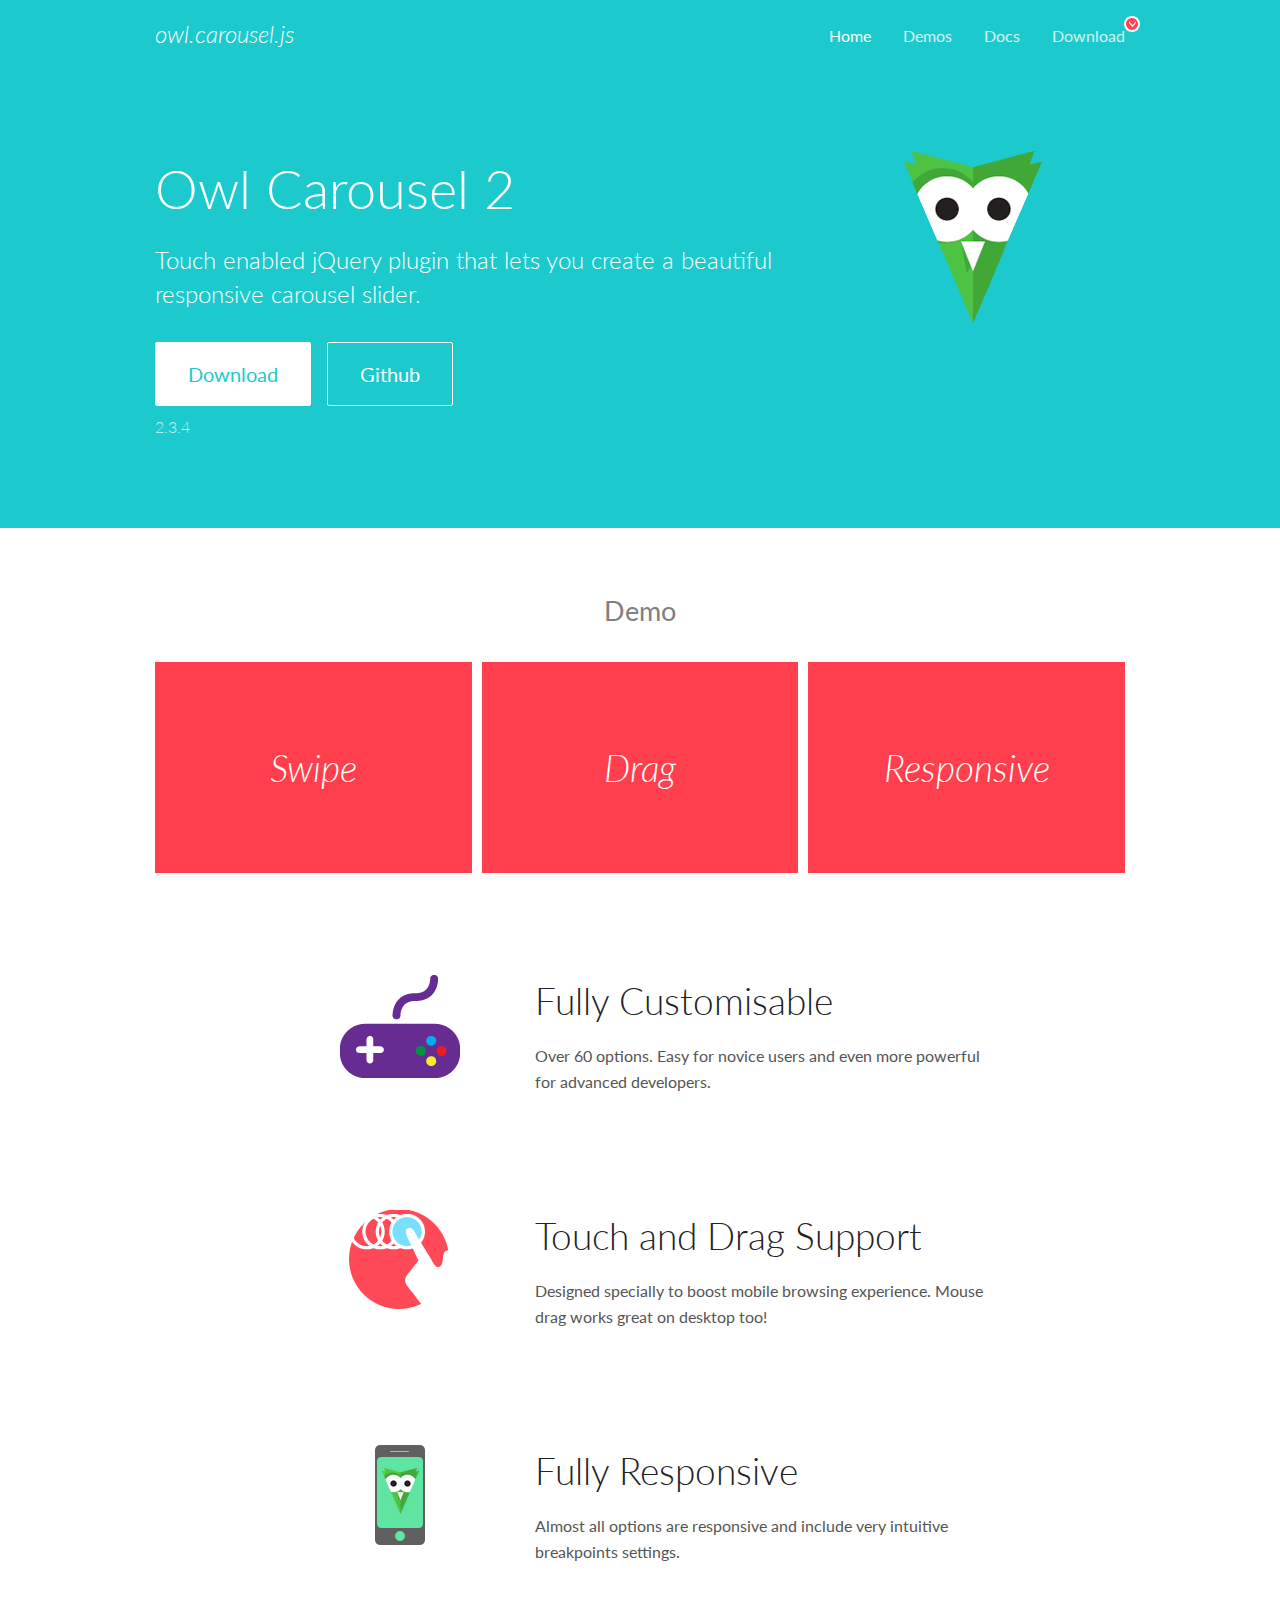
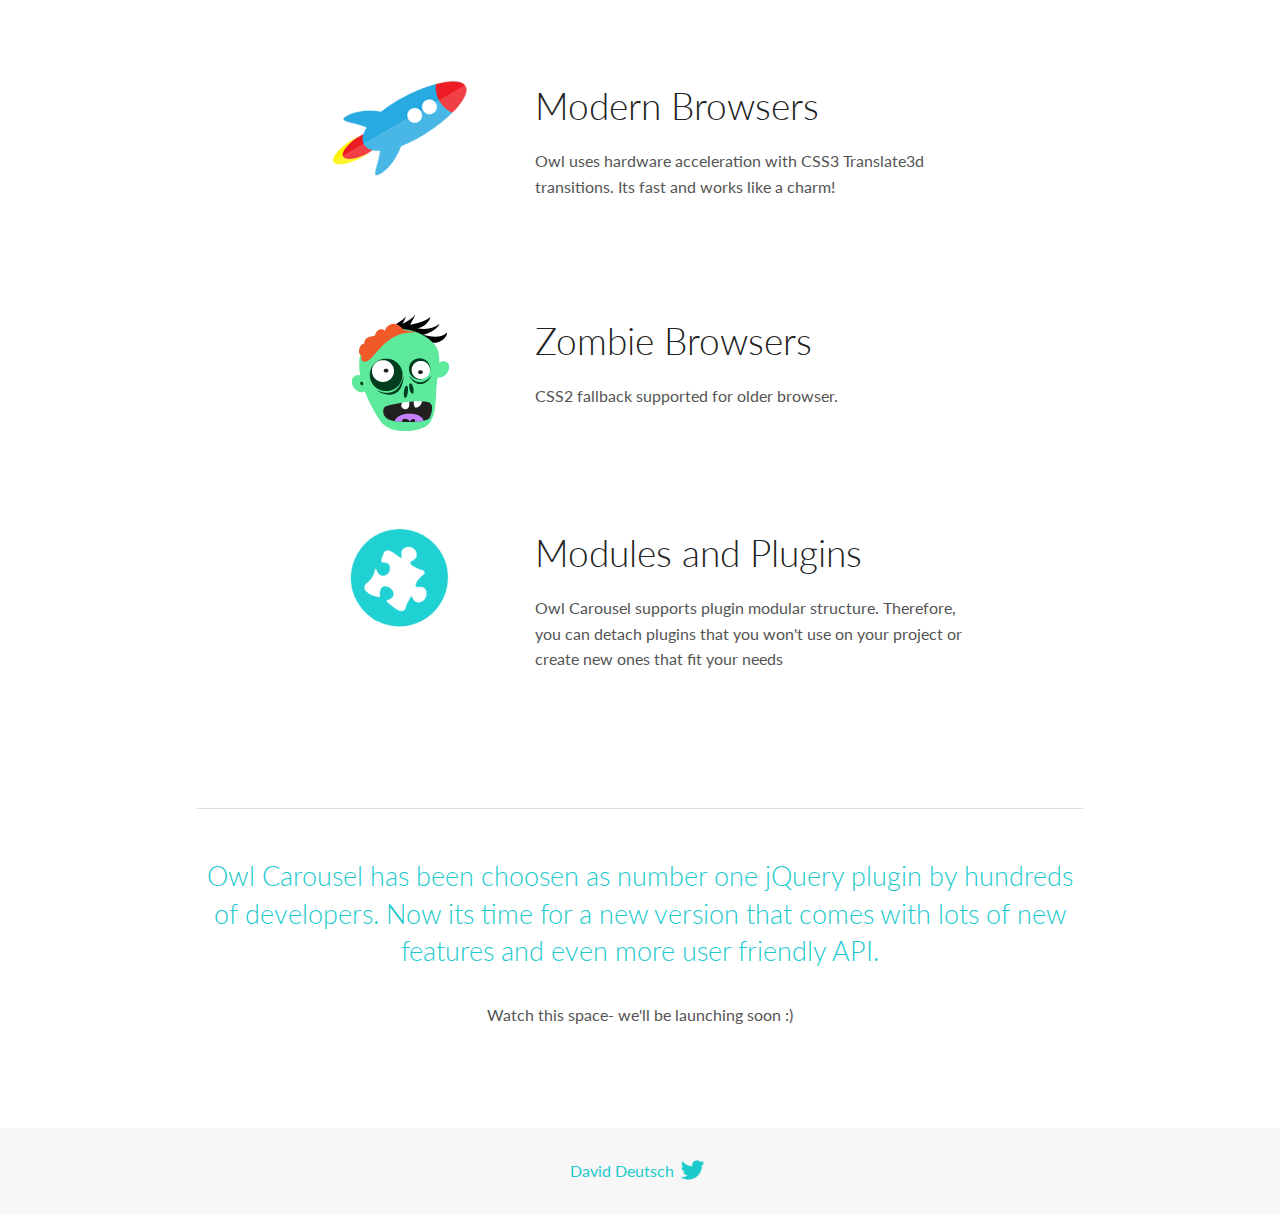
<file: assets/js/owl2/docs/index.html>
<!DOCTYPE html>
<html lang="en">
  <head>

    <!-- head -->
    <meta charset="utf-8">
    <meta name="msapplication-tap-highlight" content="no" />
    <meta name="viewport" content="width=device-width, initial-scale=1.0" />
    <meta name="description" content="Touch enabled jQuery plugin that lets you create beautiful responsive carousel slider.">
    <meta name="author" content="David Deutsch">
    <title>
      Home | Owl Carousel | 2.3.4
    </title>

    <!-- Stylesheets -->
    <link href='https://fonts.googleapis.com/css?family=Lato:300,400,700,400italic,300italic' rel='stylesheet' type='text/css'>
    <link rel="stylesheet" href="assets/css/docs.theme.min.css">

    <!-- Owl Stylesheets -->
    <link rel="stylesheet" href="assets/owlcarousel/assets/owl.carousel.min.css">
    <link rel="stylesheet" href="assets/owlcarousel/assets/owl.theme.default.min.css">

    <!-- HTML5 shim and Respond.js IE8 support of HTML5 elements and media queries -->

    <!--[if lt IE 9]>
      <script src="https://oss.maxcdn.com/libs/html5shiv/3.7.0/html5shiv.js"></script>
      <script src="https://oss.maxcdn.com/libs/respond.js/1.3.0/respond.min.js"></script>
    <![endif]-->

    <!-- Favicons -->
    <link rel="apple-touch-icon-precomposed" sizes="144x144" href="assets/ico/apple-touch-icon-144-precomposed.png">
    <link rel="shortcut icon" href="assets/ico/favicon.png">
    <link rel="shortcut icon" href="favicon.ico">

    <!-- Yeah i know js should not be in header. Its required for demos.-->

    <!-- javascript -->
    <script src="assets/vendors/jquery.min.js"></script>
    <script src="assets/owlcarousel/owl.carousel.js"></script>
  </head>
  <body>

    <!-- header -->
    <header class="header">
      <div class="row">
        <div class="large-12 columns">
          <div class="brand left">
            <h3>
              <a href="/OwlCarousel2/">owl.carousel.js</a> 
            </h3>
          </div>
          <a id="toggle-nav" class="right">
            <span></span> <span></span> <span></span> 
          </a> 
          <div class="nav-bar">
            <ul class="clearfix">
              <li class="active">
                <a href="/OwlCarousel2/index.html">Home</a> 
              </li>
              <li> <a href="/OwlCarousel2/demos/demos.html">Demos</a>  </li>
              <li> <a href="/OwlCarousel2/docs/started-welcome.html">Docs</a>  </li>
              <li>
                <a href="https://github.com/OwlCarousel2/OwlCarousel2/archive/2.3.4.zip">Download</a> 
                <span class="download"></span> 
              </li>
            </ul>
          </div>
        </div>
      </div>
    </header>

    <!-- home panel -->
    <section id="hero">
      <div class="row">
        <div class="large-8 medium-8 columns">
          <h1>Owl Carousel 2</h1>
          <h4>Touch enabled jQuery plugin that lets you create a beautiful responsive carousel slider.</h4>
          <a href="https://github.com/OwlCarousel2/OwlCarousel2/archive/2.3.4.zip" class="hero-button">Download</a> 
          <a href="https://github.com/OwlCarousel2/OwlCarousel2" class="hero-button outline">Github</a> 
          <p>2.3.4</p>
        </div>
        <div class="large-4 medium-4 columns">
          <img class="owl-logo" src="assets/img/owl-logo.png" alt="mr. Owl">
        </div>
      </div>
    </section>

    <!-- body -->
    <div class="home-demo">
      <div class="row">
        <div class="large-12 columns">
          <h3>Demo</h3>
          <div class="owl-carousel">
            <div class="item">
              <h2>Swipe</h2>
            </div>
            <div class="item">
              <h2>Drag</h2>
            </div>
            <div class="item">
              <h2>Responsive</h2>
            </div>
            <div class="item">
              <h2>CSS3</h2>
            </div>
            <div class="item">
              <h2>Fast</h2>
            </div>
            <div class="item">
              <h2>Easy</h2>
            </div>
            <div class="item">
              <h2>Free</h2>
            </div>
            <div class="item">
              <h2>Upgradable</h2>
            </div>
            <div class="item">
              <h2>Tons of options</h2>
            </div>
            <div class="item">
              <h2>Infinity</h2>
            </div>
            <div class="item">
              <h2>Auto Width</h2>
            </div>
          </div>
        </div>
      </div>
    </div>
    <script>
      var owl = $('.owl-carousel');
      owl.owlCarousel({
        margin: 10,
        loop: true,
        responsive: {
          0: {
            items: 1
          },
          600: {
            items: 2
          },
          1000: {
            items: 3
          }
        }
      })
    </script>

    <!-- features -->
    <div id="features">
      <div class="row">
        <div class="small-12 medium-9 small-centered columns">
          <section class="row feature">
            <div class="medium-4 small-12 columns">
              <img src="assets/img/feature-options.png" alt="">
            </div>
            <div class="medium-8 small-12 columns">
              <h2>Fully Customisable</h2>
              <p>Over 60 options. Easy for novice users and even more powerful for advanced developers.</p>
            </div>
          </section>
          <section class="row feature">
            <div class="medium-4 small-12 columns">
              <img src="assets/img/feature-drag.png" alt="">
            </div>
            <div class="medium-8 small-12 columns">
              <h2>Touch and Drag Support</h2>
              <p>Designed specially to boost mobile browsing experience. Mouse drag works great on desktop too!</p>
            </div>
          </section>
          <section class="row feature">
            <div class="medium-4 small-12 columns">
              <img src="assets/img/feature-responsive.png" alt="">
            </div>
            <div class="medium-8 small-12 columns">
              <h2>Fully Responsive</h2>
              <p>Almost all options are responsive and include very intuitive breakpoints settings.</p>
            </div>
          </section>
          <section class="row feature">
            <div class="medium-4 small-12 columns">
              <img src="assets/img/feature-modern.png" alt="">
            </div>
            <div class="medium-8 small-12 columns">
              <h2>Modern Browsers</h2>
              <p>Owl uses hardware acceleration with CSS3 Translate3d transitions. Its fast and works like a charm! </p>
            </div>
          </section>
          <section class="row feature">
            <div class="medium-4 small-12 columns">
              <img src="assets/img/feature-zombie.png" alt="">
            </div>
            <div class="medium-8 small-12 columns">
              <h2>Zombie Browsers</h2>
              <p>CSS2 fallback supported for older browser.</p>
            </div>
          </section>
          <section class="row feature">
            <div class="medium-4 small-12 columns">
              <img src="assets/img/feature-module.png" alt="">
            </div>
            <div class="medium-8 small-12 columns">
              <h2>Modules and Plugins</h2>
              <p>Owl Carousel supports plugin modular structure. Therefore, you can detach plugins that you won&#x27;t use on your project or create new ones that fit your needs</p>
            </div>
          </section>
        </div>
      </div>
    </div>

    <!-- footer -->
    <section id="teaser-text">
      <div class="row">
        <div class="small-12 medium-11 small-centered columns">
          <hr>
          <h3 id="owl-carousel-has-been-choosen-as-number-one-jquery-plugin-by-hundreds-of-developers-now-its-time-for-a-new-version-that-comes-with-lots-of-new-features-and-even-more-user-friendly-api-">Owl Carousel has been choosen as number one jQuery plugin by hundreds of developers. Now its time for a new version that comes with lots of new features and even more user friendly API.</h3>
          <p>Watch this space- we&#39;ll be launching soon :)</p>
        </div>
      </div>
    </section>

    <!-- footer -->
    <footer class="footer">
      <div class="row">
        <div class="large-12 columns">
          <h5>
            <a href="/OwlCarousel2/docs/support-contact.html">David Deutsch</a> 
            <a id="custom-tweet-button" href="https://twitter.com/share?url=https://github.com/OwlCarousel2/OwlCarousel2&text=Owl Carousel - This is so awesome! " target="_blank"></a> 
          </h5>
        </div>
      </div>
    </footer>

    <!-- vendors -->
    <script src="assets/vendors/highlight.js"></script>
    <script src="assets/js/app.js"></script>
  </body>
</html>
</file>
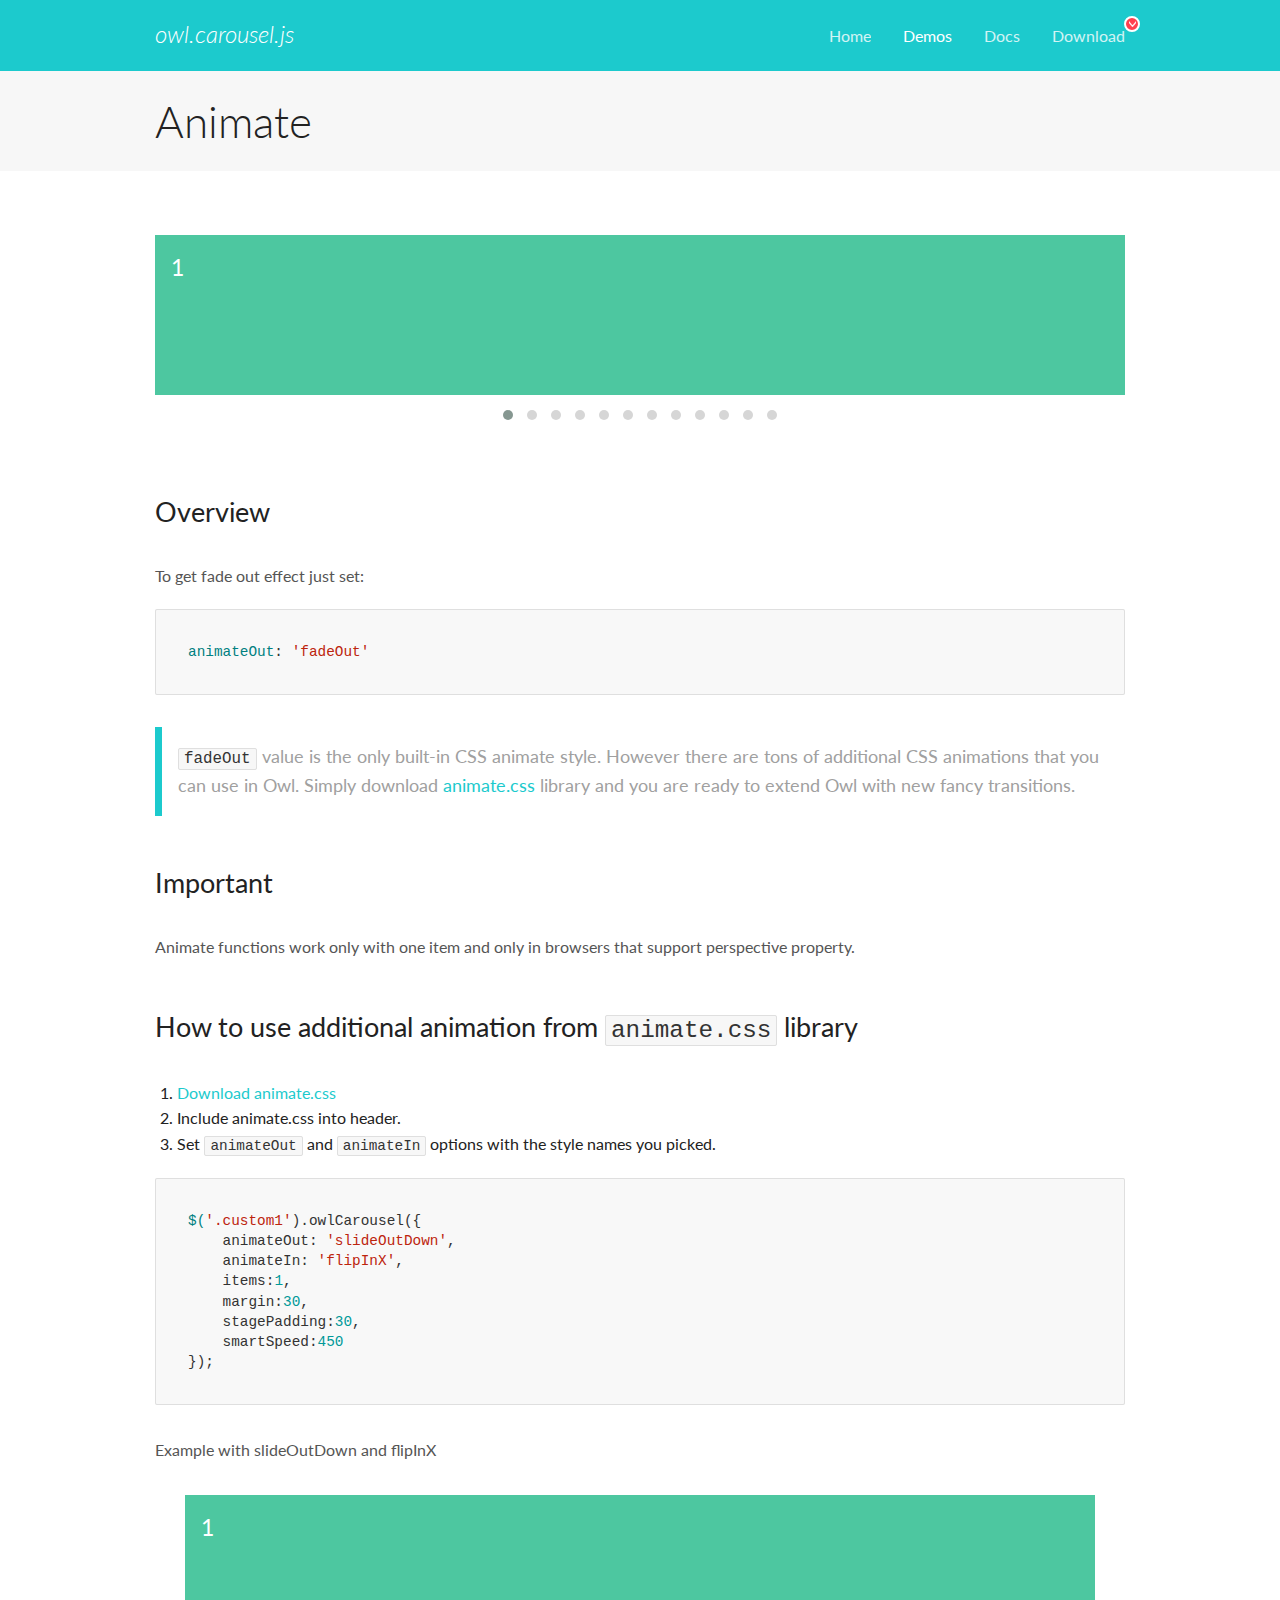
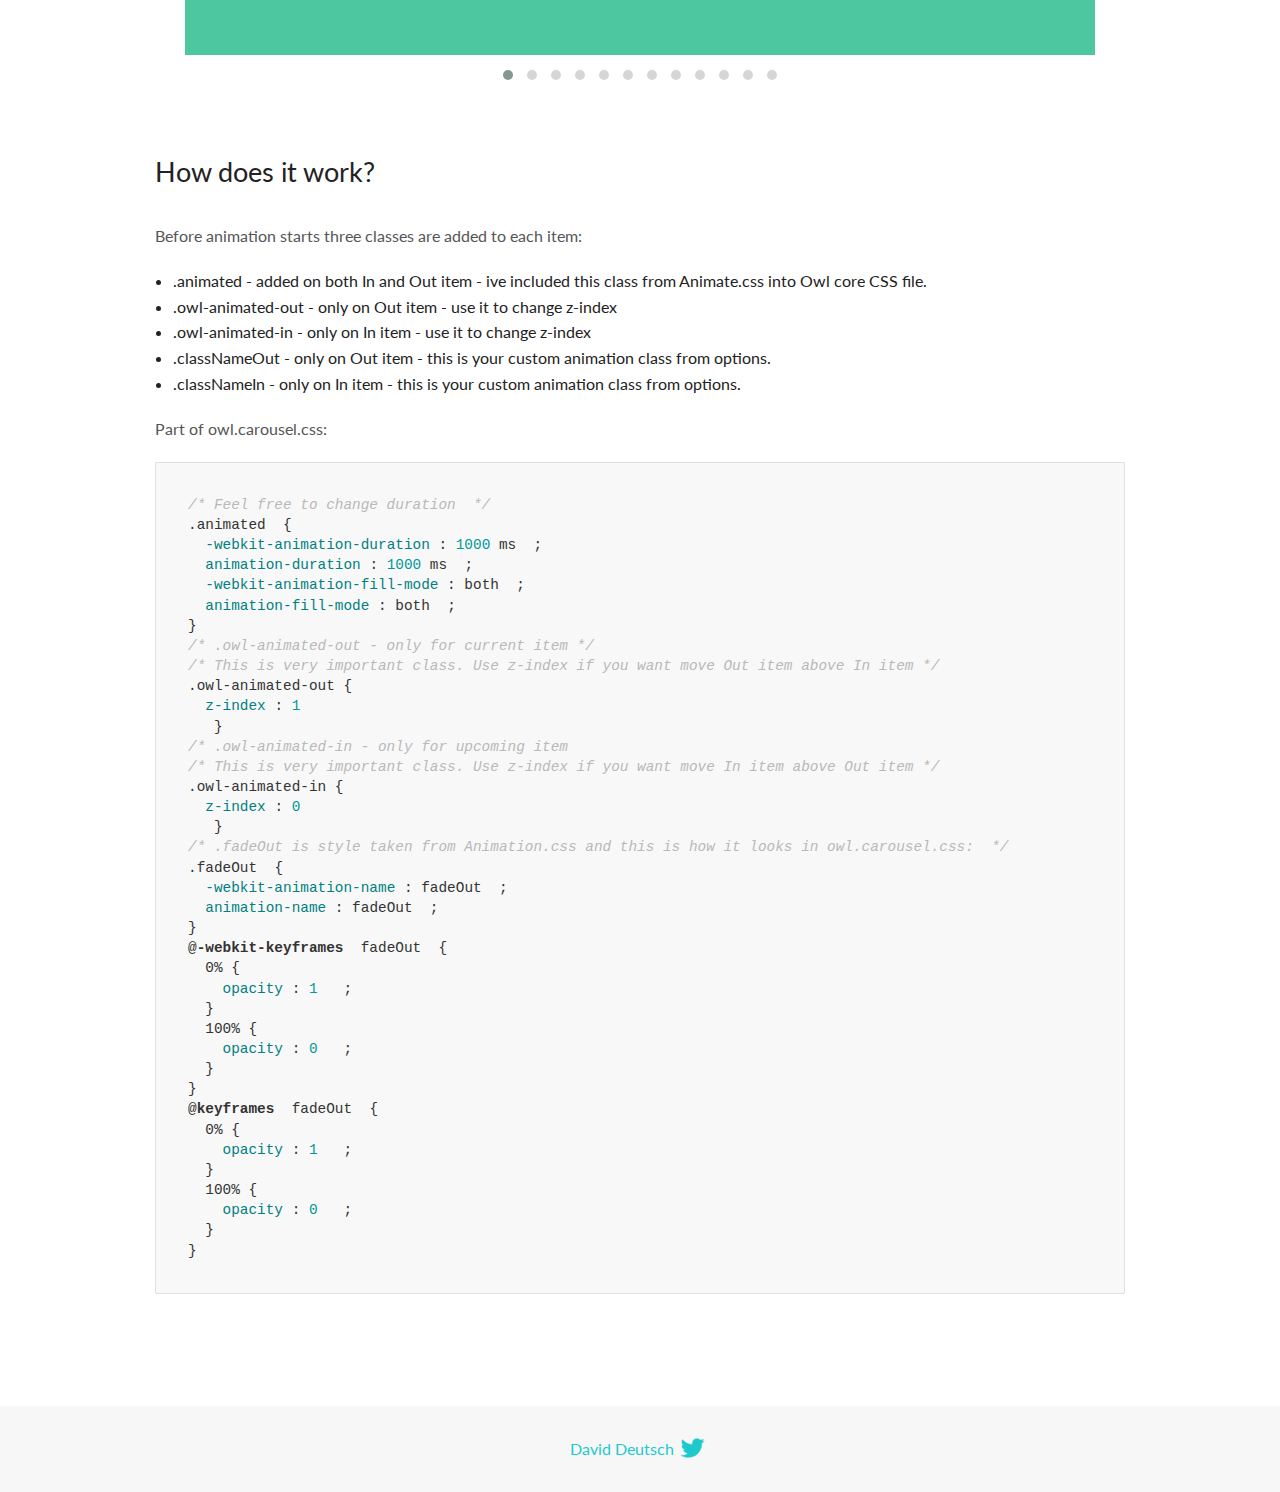
<file: assets/js/owl2/docs/demos/animate.html>
<!DOCTYPE html>
<html lang="en">
  <head>

    <!-- head -->
    <meta charset="utf-8">
    <meta name="msapplication-tap-highlight" content="no" />
    <meta name="viewport" content="width=device-width, initial-scale=1.0" />
    <meta name="description" content="Animate carousel">
    <meta name="author" content="David Deutsch">
    <title>
      Animate Demo | Owl Carousel | 2.3.4
    </title>

    <!-- Stylesheets -->
    <link href='https://fonts.googleapis.com/css?family=Lato:300,400,700,400italic,300italic' rel='stylesheet' type='text/css'>
    <link rel="stylesheet" href="../assets/css/docs.theme.min.css">

    <!-- Owl Stylesheets -->
    <link rel="stylesheet" href="../assets/owlcarousel/assets/owl.carousel.min.css">
    <link rel="stylesheet" href="../assets/owlcarousel/assets/owl.theme.default.min.css">

    <!-- HTML5 shim and Respond.js IE8 support of HTML5 elements and media queries -->

    <!--[if lt IE 9]>
      <script src="https://oss.maxcdn.com/libs/html5shiv/3.7.0/html5shiv.js"></script>
      <script src="https://oss.maxcdn.com/libs/respond.js/1.3.0/respond.min.js"></script>
    <![endif]-->

    <!-- Favicons -->
    <link rel="apple-touch-icon-precomposed" sizes="144x144" href="../assets/ico/apple-touch-icon-144-precomposed.png">
    <link rel="shortcut icon" href="../assets/ico/favicon.png">
    <link rel="shortcut icon" href="favicon.ico">

    <!-- Yeah i know js should not be in header. Its required for demos.-->

    <!-- javascript -->
    <script src="../assets/vendors/jquery.min.js"></script>
    <script src="../assets/owlcarousel/owl.carousel.js"></script>
  </head>
  <body>

    <!-- header -->
    <header class="header">
      <div class="row">
        <div class="large-12 columns">
          <div class="brand left">
            <h3>
              <a href="/OwlCarousel2/">owl.carousel.js</a> 
            </h3>
          </div>
          <a id="toggle-nav" class="right">
            <span></span> <span></span> <span></span> 
          </a> 
          <div class="nav-bar">
            <ul class="clearfix">
              <li> <a href="/OwlCarousel2/index.html">Home</a>  </li>
              <li class="active">
                <a href="/OwlCarousel2/demos/demos.html">Demos</a> 
              </li>
              <li> <a href="/OwlCarousel2/docs/started-welcome.html">Docs</a>  </li>
              <li>
                <a href="https://github.com/OwlCarousel2/OwlCarousel2/archive/2.3.4.zip">Download</a> 
                <span class="download"></span> 
              </li>
            </ul>
          </div>
        </div>
      </div>
    </header>

    <!-- title -->
    <section class="title">
      <div class="row">
        <div class="large-12 columns">
          <h1>Animate</h1>
        </div>
      </div>
    </section>

    <!--  Demos -->
    <section id="demos">
      <div class="row">
        <div class="large-12 columns">
          <div class="fadeOut owl-carousel owl-theme">
            <div class="item">
              <h4>1</h4>
            </div>
            <div class="item">
              <h4>2</h4>
            </div>
            <div class="item">
              <h4>3</h4>
            </div>
            <div class="item">
              <h4>4</h4>
            </div>
            <div class="item">
              <h4>5</h4>
            </div>
            <div class="item">
              <h4>6</h4>
            </div>
            <div class="item">
              <h4>7</h4>
            </div>
            <div class="item">
              <h4>8</h4>
            </div>
            <div class="item">
              <h4>9</h4>
            </div>
            <div class="item">
              <h4>10</h4>
            </div>
            <div class="item">
              <h4>11</h4>
            </div>
            <div class="item">
              <h4>12</h4>
            </div>
          </div>
          <h3 id="overview">Overview</h3>
          <p>To get fade out effect just set:</p>
          <pre><code>animateOut: &#39;fadeOut&#39;</code></pre>
          <blockquote>
            <p><code>fadeOut</code> value is the only built-in CSS animate style. However there are tons of additional CSS animations that you can use in Owl. Simply download
              <a href="https://daneden.github.io/animate.css/">animate.css</a>  library and you are ready to extend Owl with new fancy transitions.</p>
          </blockquote>
          <h3 id="important">Important</h3>
          <p>Animate functions work only with one item and only in browsers that support perspective property.</p>
          <h3 id="how-to-use-additional-animation-from-animate-css-library">How to use additional animation from <code>animate.css</code> library</h3>
          <ol>
            <li> <a href="https://daneden.github.io/animate.css/">Download animate.css</a>  </li>
            <li>Include animate.css into header.</li>
            <li>Set <code>animateOut</code> and <code>animateIn</code> options with the style names you picked.</li>
          </ol>
          <pre><code>$(&#39;.custom1&#39;).owlCarousel({
    animateOut: &#39;slideOutDown&#39;,
    animateIn: &#39;flipInX&#39;,
    items:1,
    margin:30,
    stagePadding:30,
    smartSpeed:450
});</code></pre>
          <p>Example with slideOutDown and flipInX</p>
          <div class="custom1 owl-carousel owl-theme">
            <div class="item">
              <h4>1</h4>
            </div>
            <div class="item">
              <h4>2</h4>
            </div>
            <div class="item">
              <h4>3</h4>
            </div>
            <div class="item">
              <h4>4</h4>
            </div>
            <div class="item">
              <h4>5</h4>
            </div>
            <div class="item">
              <h4>6</h4>
            </div>
            <div class="item">
              <h4>7</h4>
            </div>
            <div class="item">
              <h4>8</h4>
            </div>
            <div class="item">
              <h4>9</h4>
            </div>
            <div class="item">
              <h4>10</h4>
            </div>
            <div class="item">
              <h4>11</h4>
            </div>
            <div class="item">
              <h4>12</h4>
            </div>
          </div>
          <h3 id="how-does-it-work-">How does it work?</h3>
          <p>Before animation starts three classes are added to each item:</p>
          <ul>
            <li>.animated - added on both In and Out item - ive included this class from Animate.css into Owl core CSS file.</li>
            <li>.owl-animated-out - only on Out item - use it to change z-index</li>
            <li>.owl-animated-in - only on In item - use it to change z-index</li>
            <li>.classNameOut - only on Out item - this is your custom animation class from options.</li>
            <li>.classNameIn - only on In item - this is your custom animation class from options.</li>
          </ul>
          <p>Part of owl.carousel.css:</p>
          <pre><code class="language-css"><span class="comment">/* Feel free to change duration  */</span> 
<span class="class">.animated</span>  <span class="rules">{
  <span class="rule"><span class="attribute">-webkit-animation-duration</span> :<span class="value"> <span class="number">1000</span> ms</span> </span> ;
  <span class="rule"><span class="attribute">animation-duration</span> :<span class="value"> <span class="number">1000</span> ms</span> </span> ;
  <span class="rule"><span class="attribute">-webkit-animation-fill-mode</span> :<span class="value"> both</span> </span> ;
  <span class="rule"><span class="attribute">animation-fill-mode</span> :<span class="value"> both</span> </span> ;
<span class="rule">}</span> </span> 
<span class="comment">/* .owl-animated-out - only for current item */</span> 
<span class="comment">/* This is very important class. Use z-index if you want move Out item above In item */</span> 
<span class="class">.owl-animated-out</span> <span class="rules">{
  <span class="rule"><span class="attribute">z-index</span> :<span class="value"> <span class="number">1</span> 
</span> </span> </span> }
<span class="comment">/* .owl-animated-in - only for upcoming item
/* This is very important class. Use z-index if you want move In item above Out item */</span> 
<span class="class">.owl-animated-in</span> <span class="rules">{
  <span class="rule"><span class="attribute">z-index</span> :<span class="value"> <span class="number">0</span> 
</span> </span> </span> }
<span class="comment">/* .fadeOut is style taken from Animation.css and this is how it looks in owl.carousel.css:  */</span> 
<span class="class">.fadeOut</span>  <span class="rules">{
  <span class="rule"><span class="attribute">-webkit-animation-name</span> :<span class="value"> fadeOut</span> </span> ;
  <span class="rule"><span class="attribute">animation-name</span> :<span class="value"> fadeOut</span> </span> ;
<span class="rule">}</span> </span> 
<span class="at_rule">@<span class="keyword">-webkit-keyframes</span>  fadeOut </span> {
  0% <span class="rules">{
    <span class="rule"><span class="attribute">opacity</span> :<span class="value"> <span class="number">1</span> </span> </span> ;
  <span class="rule">}</span> </span> 
  100% <span class="rules">{
    <span class="rule"><span class="attribute">opacity</span> :<span class="value"> <span class="number">0</span> </span> </span> ;
  <span class="rule">}</span> </span> 
}
<span class="at_rule">@<span class="keyword">keyframes</span>  fadeOut </span> {
  0% <span class="rules">{
    <span class="rule"><span class="attribute">opacity</span> :<span class="value"> <span class="number">1</span> </span> </span> ;
  <span class="rule">}</span> </span> 
  100% <span class="rules">{
    <span class="rule"><span class="attribute">opacity</span> :<span class="value"> <span class="number">0</span> </span> </span> ;
  <span class="rule">}</span> </span> 
}</code></pre>
          <link rel="stylesheet" href="../assets/css/animate.css">
          <script>
            jQuery(document).ready(function($) {
              $('.fadeOut').owlCarousel({
                items: 1,
                animateOut: 'fadeOut',
                loop: true,
                margin: 10,
              });
              $('.custom1').owlCarousel({
                animateOut: 'slideOutDown',
                animateIn: 'flipInX',
                items: 1,
                margin: 30,
                stagePadding: 30,
                smartSpeed: 450
              });
            });
          </script>
        </div>
      </div>
    </section>

    <!-- footer -->
    <footer class="footer">
      <div class="row">
        <div class="large-12 columns">
          <h5>
            <a href="/OwlCarousel2/docs/support-contact.html">David Deutsch</a> 
            <a id="custom-tweet-button" href="https://twitter.com/share?url=https://github.com/OwlCarousel2/OwlCarousel2&text=Owl Carousel - This is so awesome! " target="_blank"></a> 
          </h5>
        </div>
      </div>
    </footer>

    <!-- vendors -->
    <script src="../assets/vendors/highlight.js"></script>
    <script src="../assets/js/app.js"></script>
  </body>
</html>
</file>
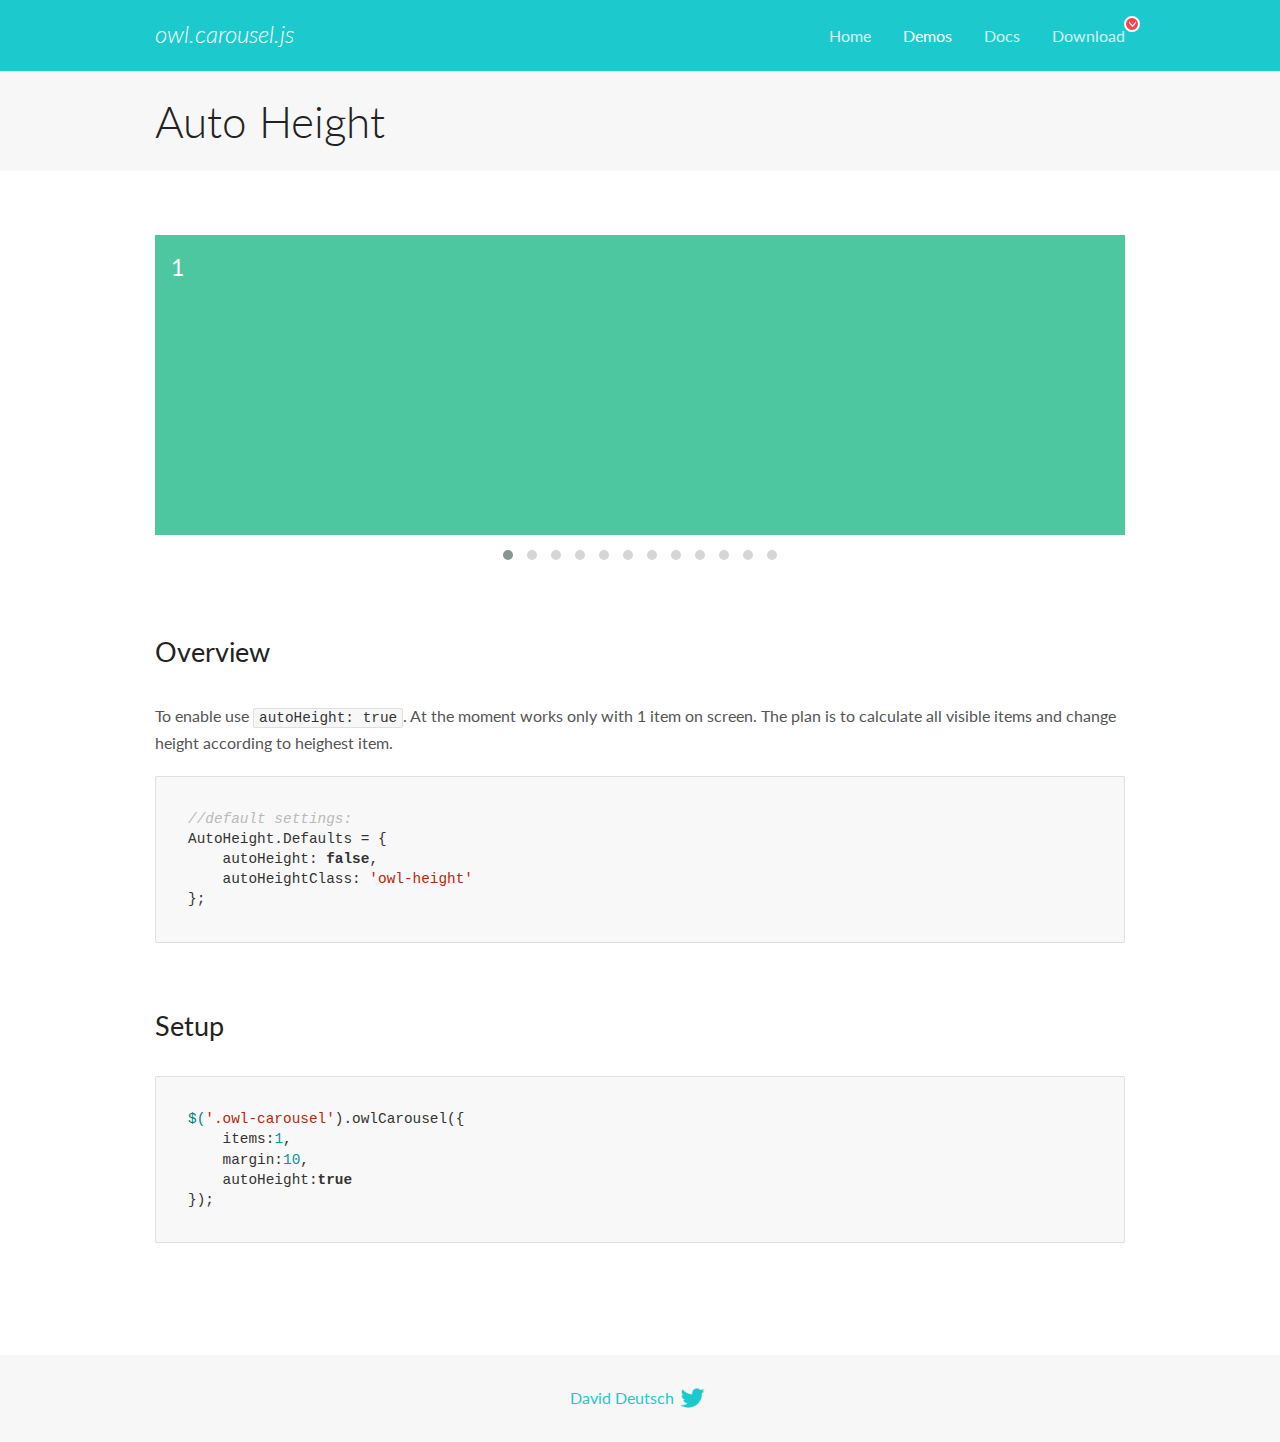
<file: assets/js/owl2/docs/demos/autoheight.html>
<!DOCTYPE html>
<html lang="en">
  <head>

    <!-- head -->
    <meta charset="utf-8">
    <meta name="msapplication-tap-highlight" content="no" />
    <meta name="viewport" content="width=device-width, initial-scale=1.0" />
    <meta name="description" content="autoHeight usage demo">
    <meta name="author" content="David Deutsch">
    <title>
      Auto Height Demo | Owl Carousel | 2.3.4
    </title>

    <!-- Stylesheets -->
    <link href='https://fonts.googleapis.com/css?family=Lato:300,400,700,400italic,300italic' rel='stylesheet' type='text/css'>
    <link rel="stylesheet" href="../assets/css/docs.theme.min.css">

    <!-- Owl Stylesheets -->
    <link rel="stylesheet" href="../assets/owlcarousel/assets/owl.carousel.min.css">
    <link rel="stylesheet" href="../assets/owlcarousel/assets/owl.theme.default.min.css">

    <!-- HTML5 shim and Respond.js IE8 support of HTML5 elements and media queries -->

    <!--[if lt IE 9]>
      <script src="https://oss.maxcdn.com/libs/html5shiv/3.7.0/html5shiv.js"></script>
      <script src="https://oss.maxcdn.com/libs/respond.js/1.3.0/respond.min.js"></script>
    <![endif]-->

    <!-- Favicons -->
    <link rel="apple-touch-icon-precomposed" sizes="144x144" href="../assets/ico/apple-touch-icon-144-precomposed.png">
    <link rel="shortcut icon" href="../assets/ico/favicon.png">
    <link rel="shortcut icon" href="favicon.ico">

    <!-- Yeah i know js should not be in header. Its required for demos.-->

    <!-- javascript -->
    <script src="../assets/vendors/jquery.min.js"></script>
    <script src="../assets/owlcarousel/owl.carousel.js"></script>
  </head>
  <body>

    <!-- header -->
    <header class="header">
      <div class="row">
        <div class="large-12 columns">
          <div class="brand left">
            <h3>
              <a href="/OwlCarousel2/">owl.carousel.js</a> 
            </h3>
          </div>
          <a id="toggle-nav" class="right">
            <span></span> <span></span> <span></span> 
          </a> 
          <div class="nav-bar">
            <ul class="clearfix">
              <li> <a href="/OwlCarousel2/index.html">Home</a>  </li>
              <li class="active">
                <a href="/OwlCarousel2/demos/demos.html">Demos</a> 
              </li>
              <li> <a href="/OwlCarousel2/docs/started-welcome.html">Docs</a>  </li>
              <li>
                <a href="https://github.com/OwlCarousel2/OwlCarousel2/archive/2.3.4.zip">Download</a> 
                <span class="download"></span> 
              </li>
            </ul>
          </div>
        </div>
      </div>
    </header>

    <!-- title -->
    <section class="title">
      <div class="row">
        <div class="large-12 columns">
          <h1>Auto Height</h1>
        </div>
      </div>
    </section>

    <!--  Demos -->
    <section id="demos">
      <div class="row">
        <div class="large-12 columns">
          <div class="owl-carousel owl-theme">
            <div class="item" style="height:300px">
              <h4>1</h4>
            </div>
            <div class="item" style="height:100px">
              <h4>2</h4>
            </div>
            <div class="item" style="height:500px">
              <h4>3</h4>
            </div>
            <div class="item" style="height:250px">
              <h4>4</h4>
            </div>
            <div class="item" style="height:400px">
              <h4>5</h4>
            </div>
            <div class="item" style="height:500px">
              <h4>6</h4>
            </div>
            <div class="item" style="height:600px">
              <h4>7</h4>
            </div>
            <div class="item" style="height:400px">
              <h4>8</h4>
            </div>
            <div class="item" style="height:300px">
              <h4>9</h4>
            </div>
            <div class="item" style="height:350px">
              <h4>10</h4>
            </div>
            <div class="item" style="height:200px">
              <h4>11</h4>
            </div>
            <div class="item" style="height:150px">
              <h4>12</h4>
            </div>
          </div>
          <h3 id="overview">Overview</h3>
          <p>To enable use <code>autoHeight: true</code>. At the moment works only with 1 item on screen. The plan is to calculate all visible items and change height according to heighest item.</p>
          <pre><code>//default settings:
AutoHeight.Defaults = {
    autoHeight: false,
    autoHeightClass: &#39;owl-height&#39;
};</code></pre>
          <h3 id="setup">Setup</h3>
          <pre><code>$(&#39;.owl-carousel&#39;).owlCarousel({
    items:1,
    margin:10,
    autoHeight:true
});</code></pre>
          <script>
            $(document).ready(function() {
              $('.owl-carousel').owlCarousel({
                items: 1,
                margin: 10,
                autoHeight: true
              });
            })
          </script>
        </div>
      </div>
    </section>

    <!-- footer -->
    <footer class="footer">
      <div class="row">
        <div class="large-12 columns">
          <h5>
            <a href="/OwlCarousel2/docs/support-contact.html">David Deutsch</a> 
            <a id="custom-tweet-button" href="https://twitter.com/share?url=https://github.com/OwlCarousel2/OwlCarousel2&text=Owl Carousel - This is so awesome! " target="_blank"></a> 
          </h5>
        </div>
      </div>
    </footer>

    <!-- vendors -->
    <script src="../assets/vendors/highlight.js"></script>
    <script src="../assets/js/app.js"></script>
  </body>
</html>
</file>
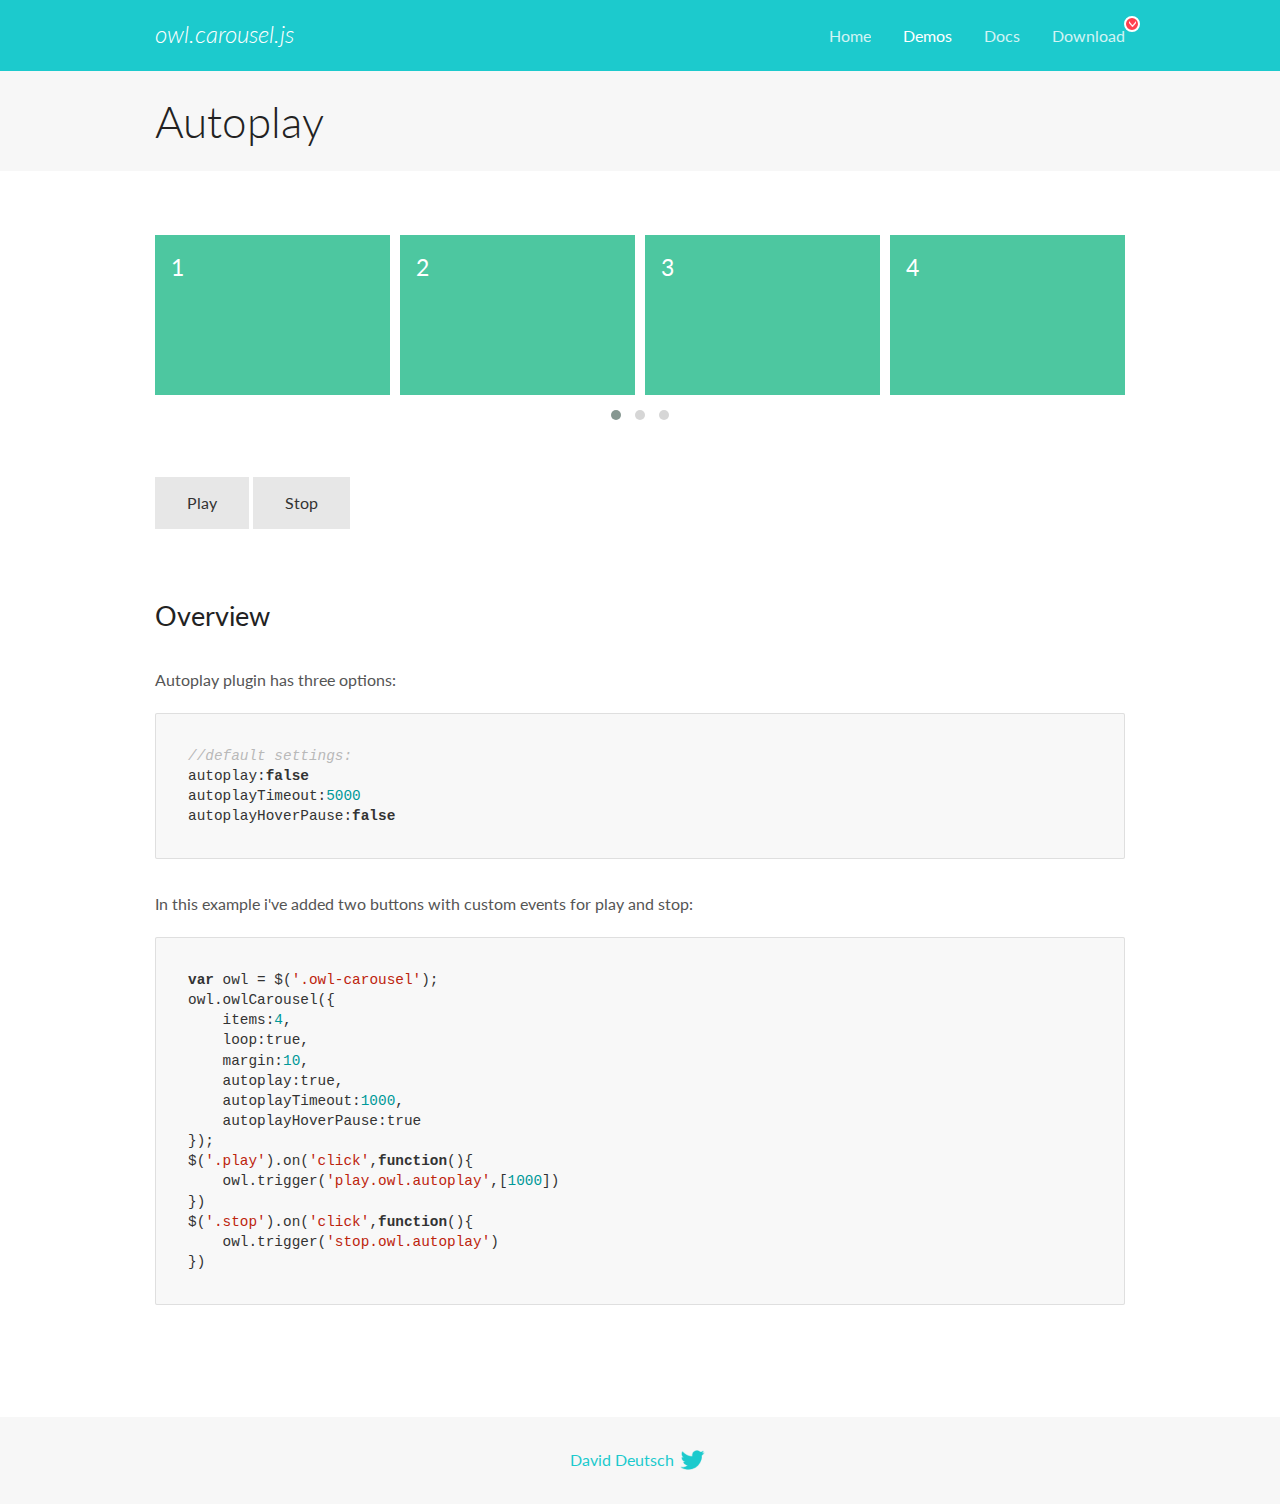
<file: assets/js/owl2/docs/demos/autoplay.html>
<!DOCTYPE html>
<html lang="en">
  <head>

    <!-- head -->
    <meta charset="utf-8">
    <meta name="msapplication-tap-highlight" content="no" />
    <meta name="viewport" content="width=device-width, initial-scale=1.0" />
    <meta name="description" content="Autoplay usage demo">
    <meta name="author" content="David Deutsch">
    <title>
      Autoplay Demo | Owl Carousel | 2.3.4
    </title>

    <!-- Stylesheets -->
    <link href='https://fonts.googleapis.com/css?family=Lato:300,400,700,400italic,300italic' rel='stylesheet' type='text/css'>
    <link rel="stylesheet" href="../assets/css/docs.theme.min.css">

    <!-- Owl Stylesheets -->
    <link rel="stylesheet" href="../assets/owlcarousel/assets/owl.carousel.min.css">
    <link rel="stylesheet" href="../assets/owlcarousel/assets/owl.theme.default.min.css">

    <!-- HTML5 shim and Respond.js IE8 support of HTML5 elements and media queries -->

    <!--[if lt IE 9]>
      <script src="https://oss.maxcdn.com/libs/html5shiv/3.7.0/html5shiv.js"></script>
      <script src="https://oss.maxcdn.com/libs/respond.js/1.3.0/respond.min.js"></script>
    <![endif]-->

    <!-- Favicons -->
    <link rel="apple-touch-icon-precomposed" sizes="144x144" href="../assets/ico/apple-touch-icon-144-precomposed.png">
    <link rel="shortcut icon" href="../assets/ico/favicon.png">
    <link rel="shortcut icon" href="favicon.ico">

    <!-- Yeah i know js should not be in header. Its required for demos.-->

    <!-- javascript -->
    <script src="../assets/vendors/jquery.min.js"></script>
    <script src="../assets/owlcarousel/owl.carousel.js"></script>
  </head>
  <body>

    <!-- header -->
    <header class="header">
      <div class="row">
        <div class="large-12 columns">
          <div class="brand left">
            <h3>
              <a href="/OwlCarousel2/">owl.carousel.js</a> 
            </h3>
          </div>
          <a id="toggle-nav" class="right">
            <span></span> <span></span> <span></span> 
          </a> 
          <div class="nav-bar">
            <ul class="clearfix">
              <li> <a href="/OwlCarousel2/index.html">Home</a>  </li>
              <li class="active">
                <a href="/OwlCarousel2/demos/demos.html">Demos</a> 
              </li>
              <li> <a href="/OwlCarousel2/docs/started-welcome.html">Docs</a>  </li>
              <li>
                <a href="https://github.com/OwlCarousel2/OwlCarousel2/archive/2.3.4.zip">Download</a> 
                <span class="download"></span> 
              </li>
            </ul>
          </div>
        </div>
      </div>
    </header>

    <!-- title -->
    <section class="title">
      <div class="row">
        <div class="large-12 columns">
          <h1>Autoplay</h1>
        </div>
      </div>
    </section>

    <!--  Demos -->
    <section id="demos">
      <div class="row">
        <div class="large-12 columns">
          <div class="owl-carousel owl-theme">
            <div class="item">
              <h4>1</h4>
            </div>
            <div class="item">
              <h4>2</h4>
            </div>
            <div class="item">
              <h4>3</h4>
            </div>
            <div class="item">
              <h4>4</h4>
            </div>
            <div class="item">
              <h4>5</h4>
            </div>
            <div class="item">
              <h4>6</h4>
            </div>
            <div class="item">
              <h4>7</h4>
            </div>
            <div class="item">
              <h4>8</h4>
            </div>
            <div class="item">
              <h4>9</h4>
            </div>
            <div class="item">
              <h4>10</h4>
            </div>
            <div class="item">
              <h4>11</h4>
            </div>
            <div class="item">
              <h4>12</h4>
            </div>
          </div>
          <a class="button secondary play">Play</a> 
          <a class="button secondary stop">Stop</a> 
          <h3 id="overview">Overview</h3>
          <p>Autoplay plugin has three options:</p>
          <pre><code>//default settings:
autoplay:false
autoplayTimeout:5000
autoplayHoverPause:false</code></pre>
          <p>In this example i&#39;ve added two buttons with custom events for play and stop:</p>
          <pre><code>var owl = $(&#39;.owl-carousel&#39;);
owl.owlCarousel({
    items:4,
    loop:true,
    margin:10,
    autoplay:true,
    autoplayTimeout:1000,
    autoplayHoverPause:true
});
$(&#39;.play&#39;).on(&#39;click&#39;,function(){
    owl.trigger(&#39;play.owl.autoplay&#39;,[1000])
})
$(&#39;.stop&#39;).on(&#39;click&#39;,function(){
    owl.trigger(&#39;stop.owl.autoplay&#39;)
})</code></pre>
          <script>
            $(document).ready(function() {
              var owl = $('.owl-carousel');
              owl.owlCarousel({
                items: 4,
                loop: true,
                margin: 10,
                autoplay: true,
                autoplayTimeout: 1000,
                autoplayHoverPause: true
              });
              $('.play').on('click', function() {
                owl.trigger('play.owl.autoplay', [1000])
              })
              $('.stop').on('click', function() {
                owl.trigger('stop.owl.autoplay')
              })
            })
          </script>
        </div>
      </div>
    </section>

    <!-- footer -->
    <footer class="footer">
      <div class="row">
        <div class="large-12 columns">
          <h5>
            <a href="/OwlCarousel2/docs/support-contact.html">David Deutsch</a> 
            <a id="custom-tweet-button" href="https://twitter.com/share?url=https://github.com/OwlCarousel2/OwlCarousel2&text=Owl Carousel - This is so awesome! " target="_blank"></a> 
          </h5>
        </div>
      </div>
    </footer>

    <!-- vendors -->
    <script src="../assets/vendors/highlight.js"></script>
    <script src="../assets/js/app.js"></script>
  </body>
</html>
</file>
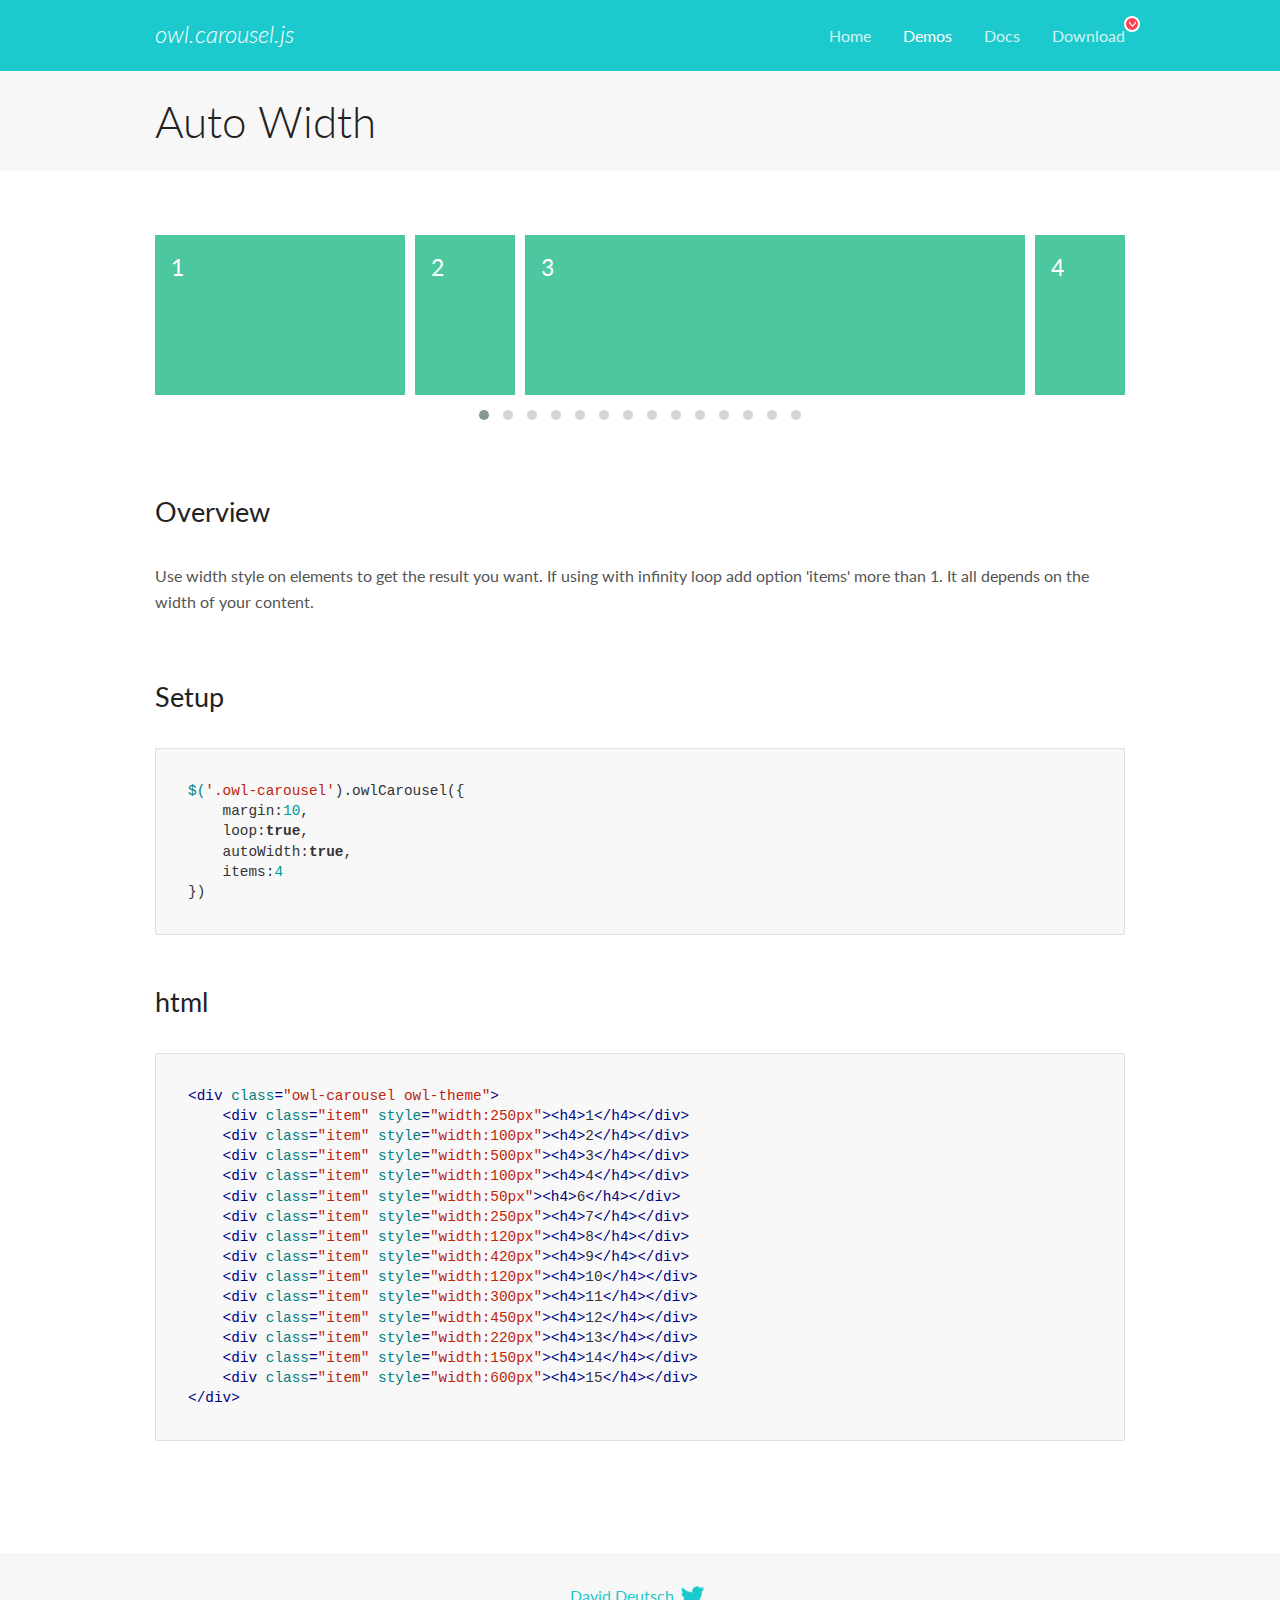
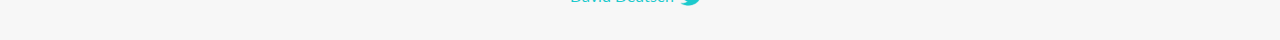
<file: assets/js/owl2/docs/demos/autowidth.html>
<!DOCTYPE html>
<html lang="en">
  <head>

    <!-- head -->
    <meta charset="utf-8">
    <meta name="msapplication-tap-highlight" content="no" />
    <meta name="viewport" content="width=device-width, initial-scale=1.0" />
    <meta name="description" content="Auto Width">
    <meta name="author" content="David Deutsch">
    <title>
      Auto Width Demo | Owl Carousel | 2.3.4
    </title>

    <!-- Stylesheets -->
    <link href='https://fonts.googleapis.com/css?family=Lato:300,400,700,400italic,300italic' rel='stylesheet' type='text/css'>
    <link rel="stylesheet" href="../assets/css/docs.theme.min.css">

    <!-- Owl Stylesheets -->
    <link rel="stylesheet" href="../assets/owlcarousel/assets/owl.carousel.min.css">
    <link rel="stylesheet" href="../assets/owlcarousel/assets/owl.theme.default.min.css">

    <!-- HTML5 shim and Respond.js IE8 support of HTML5 elements and media queries -->

    <!--[if lt IE 9]>
      <script src="https://oss.maxcdn.com/libs/html5shiv/3.7.0/html5shiv.js"></script>
      <script src="https://oss.maxcdn.com/libs/respond.js/1.3.0/respond.min.js"></script>
    <![endif]-->

    <!-- Favicons -->
    <link rel="apple-touch-icon-precomposed" sizes="144x144" href="../assets/ico/apple-touch-icon-144-precomposed.png">
    <link rel="shortcut icon" href="../assets/ico/favicon.png">
    <link rel="shortcut icon" href="favicon.ico">

    <!-- Yeah i know js should not be in header. Its required for demos.-->

    <!-- javascript -->
    <script src="../assets/vendors/jquery.min.js"></script>
    <script src="../assets/owlcarousel/owl.carousel.js"></script>
  </head>
  <body>

    <!-- header -->
    <header class="header">
      <div class="row">
        <div class="large-12 columns">
          <div class="brand left">
            <h3>
              <a href="/OwlCarousel2/">owl.carousel.js</a> 
            </h3>
          </div>
          <a id="toggle-nav" class="right">
            <span></span> <span></span> <span></span> 
          </a> 
          <div class="nav-bar">
            <ul class="clearfix">
              <li> <a href="/OwlCarousel2/index.html">Home</a>  </li>
              <li class="active">
                <a href="/OwlCarousel2/demos/demos.html">Demos</a> 
              </li>
              <li> <a href="/OwlCarousel2/docs/started-welcome.html">Docs</a>  </li>
              <li>
                <a href="https://github.com/OwlCarousel2/OwlCarousel2/archive/2.3.4.zip">Download</a> 
                <span class="download"></span> 
              </li>
            </ul>
          </div>
        </div>
      </div>
    </header>

    <!-- title -->
    <section class="title">
      <div class="row">
        <div class="large-12 columns">
          <h1>Auto Width</h1>
        </div>
      </div>
    </section>

    <!--  Demos -->
    <section id="demos">
      <div class="row">
        <div class="large-12 columns">
          <div class="owl-carousel owl-theme">
            <div class="item" style="width:250px">
              <h4>1</h4>
            </div>
            <div class="item" style="width:100px">
              <h4>2</h4>
            </div>
            <div class="item" style="width:500px">
              <h4>3</h4>
            </div>
            <div class="item" style="width:100px">
              <h4>4</h4>
            </div>
            <div class="item" style="width:50px">
              <h4>6</h4>
            </div>
            <div class="item" style="width:250px">
              <h4>7</h4>
            </div>
            <div class="item" style="width:120px">
              <h4>8</h4>
            </div>
            <div class="item" style="width:420px">
              <h4>9</h4>
            </div>
            <div class="item" style="width:120px">
              <h4>10</h4>
            </div>
            <div class="item" style="width:300px">
              <h4>11</h4>
            </div>
            <div class="item" style="width:450px">
              <h4>12</h4>
            </div>
            <div class="item" style="width:220px">
              <h4>13</h4>
            </div>
            <div class="item" style="width:150px">
              <h4>14</h4>
            </div>
            <div class="item" style="width:600px">
              <h4>15</h4>
            </div>
          </div>
          <h3 id="overview">Overview</h3>
          <p>Use width style on elements to get the result you want. If using with infinity loop add option &#39;items&#39; more than 1. It all depends on the width of your content.</p>
          <h3 id="setup">Setup</h3>
          <pre><code>$(&#39;.owl-carousel&#39;).owlCarousel({
    margin:10,
    loop:true,
    autoWidth:true,
    items:4
})</code></pre>
          <h3 id="html">html</h3>
          <pre><code>&lt;div class=&quot;owl-carousel owl-theme&quot;&gt;
    &lt;div class=&quot;item&quot; style=&quot;width:250px&quot;&gt;&lt;h4&gt;1&lt;/h4&gt;&lt;/div&gt;
    &lt;div class=&quot;item&quot; style=&quot;width:100px&quot;&gt;&lt;h4&gt;2&lt;/h4&gt;&lt;/div&gt;
    &lt;div class=&quot;item&quot; style=&quot;width:500px&quot;&gt;&lt;h4&gt;3&lt;/h4&gt;&lt;/div&gt;
    &lt;div class=&quot;item&quot; style=&quot;width:100px&quot;&gt;&lt;h4&gt;4&lt;/h4&gt;&lt;/div&gt;
    &lt;div class=&quot;item&quot; style=&quot;width:50px&quot;&gt;&lt;h4&gt;6&lt;/h4&gt;&lt;/div&gt;
    &lt;div class=&quot;item&quot; style=&quot;width:250px&quot;&gt;&lt;h4&gt;7&lt;/h4&gt;&lt;/div&gt;
    &lt;div class=&quot;item&quot; style=&quot;width:120px&quot;&gt;&lt;h4&gt;8&lt;/h4&gt;&lt;/div&gt;
    &lt;div class=&quot;item&quot; style=&quot;width:420px&quot;&gt;&lt;h4&gt;9&lt;/h4&gt;&lt;/div&gt;
    &lt;div class=&quot;item&quot; style=&quot;width:120px&quot;&gt;&lt;h4&gt;10&lt;/h4&gt;&lt;/div&gt;
    &lt;div class=&quot;item&quot; style=&quot;width:300px&quot;&gt;&lt;h4&gt;11&lt;/h4&gt;&lt;/div&gt;
    &lt;div class=&quot;item&quot; style=&quot;width:450px&quot;&gt;&lt;h4&gt;12&lt;/h4&gt;&lt;/div&gt;
    &lt;div class=&quot;item&quot; style=&quot;width:220px&quot;&gt;&lt;h4&gt;13&lt;/h4&gt;&lt;/div&gt;
    &lt;div class=&quot;item&quot; style=&quot;width:150px&quot;&gt;&lt;h4&gt;14&lt;/h4&gt;&lt;/div&gt;
    &lt;div class=&quot;item&quot; style=&quot;width:600px&quot;&gt;&lt;h4&gt;15&lt;/h4&gt;&lt;/div&gt;
&lt;/div&gt;</code></pre>
          <script>
            $(document).ready(function() {
              $('.owl-carousel').owlCarousel({
                margin: 10,
                loop: true,
                autoWidth: true,
                items: 4
              })
            })
          </script>
        </div>
      </div>
    </section>

    <!-- footer -->
    <footer class="footer">
      <div class="row">
        <div class="large-12 columns">
          <h5>
            <a href="/OwlCarousel2/docs/support-contact.html">David Deutsch</a> 
            <a id="custom-tweet-button" href="https://twitter.com/share?url=https://github.com/OwlCarousel2/OwlCarousel2&text=Owl Carousel - This is so awesome! " target="_blank"></a> 
          </h5>
        </div>
      </div>
    </footer>

    <!-- vendors -->
    <script src="../assets/vendors/highlight.js"></script>
    <script src="../assets/js/app.js"></script>
  </body>
</html>
</file>
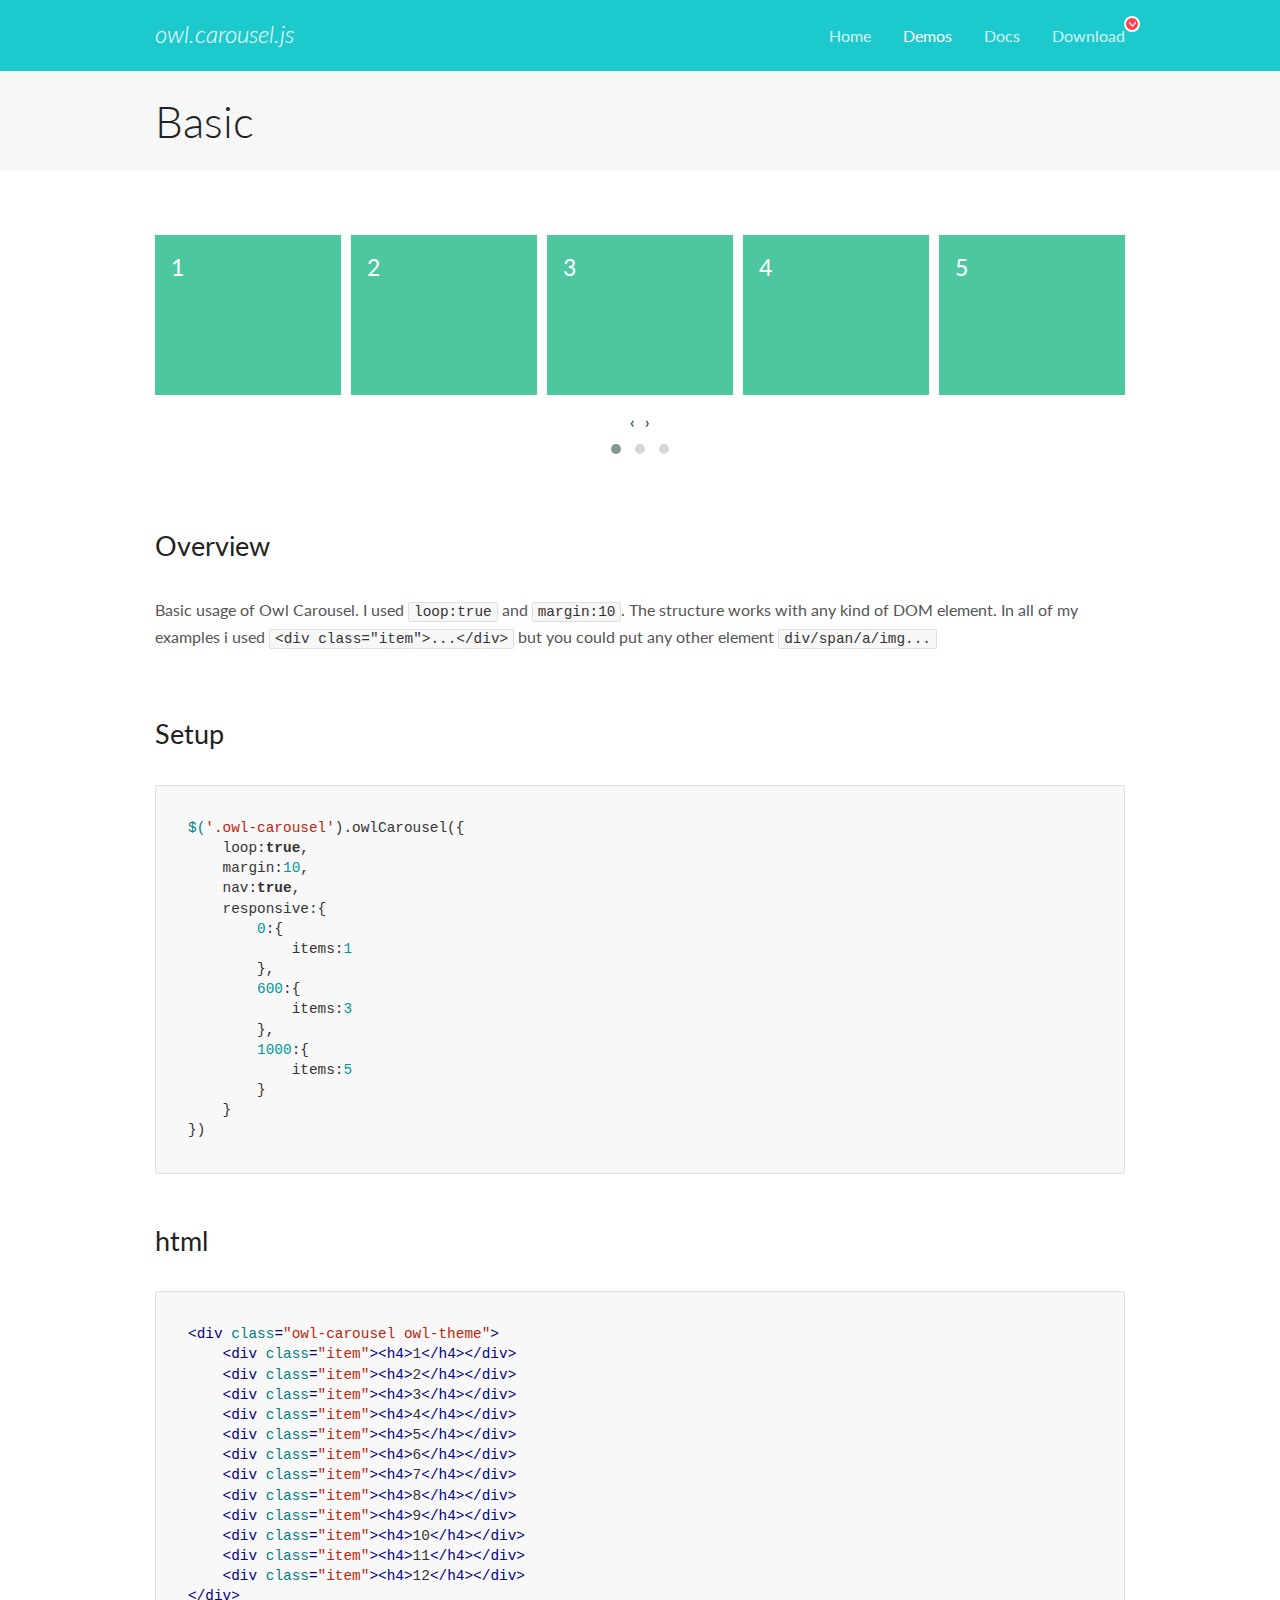
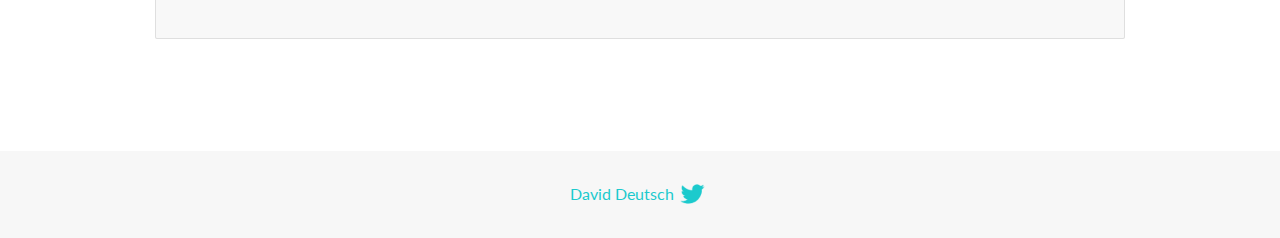
<file: assets/js/owl2/docs/demos/basic.html>
<!DOCTYPE html>
<html lang="en">
  <head>

    <!-- head -->
    <meta charset="utf-8">
    <meta name="msapplication-tap-highlight" content="no" />
    <meta name="viewport" content="width=device-width, initial-scale=1.0" />
    <meta name="description" content="Basic usage demo">
    <meta name="author" content="David Deutsch">
    <title>
      Basic Demo | Owl Carousel | 2.3.4
    </title>

    <!-- Stylesheets -->
    <link href='https://fonts.googleapis.com/css?family=Lato:300,400,700,400italic,300italic' rel='stylesheet' type='text/css'>
    <link rel="stylesheet" href="../assets/css/docs.theme.min.css">

    <!-- Owl Stylesheets -->
    <link rel="stylesheet" href="../assets/owlcarousel/assets/owl.carousel.min.css">
    <link rel="stylesheet" href="../assets/owlcarousel/assets/owl.theme.default.min.css">

    <!-- HTML5 shim and Respond.js IE8 support of HTML5 elements and media queries -->

    <!--[if lt IE 9]>
      <script src="https://oss.maxcdn.com/libs/html5shiv/3.7.0/html5shiv.js"></script>
      <script src="https://oss.maxcdn.com/libs/respond.js/1.3.0/respond.min.js"></script>
    <![endif]-->

    <!-- Favicons -->
    <link rel="apple-touch-icon-precomposed" sizes="144x144" href="../assets/ico/apple-touch-icon-144-precomposed.png">
    <link rel="shortcut icon" href="../assets/ico/favicon.png">
    <link rel="shortcut icon" href="favicon.ico">

    <!-- Yeah i know js should not be in header. Its required for demos.-->

    <!-- javascript -->
    <script src="../assets/vendors/jquery.min.js"></script>
    <script src="../assets/owlcarousel/owl.carousel.js"></script>
  </head>
  <body>

    <!-- header -->
    <header class="header">
      <div class="row">
        <div class="large-12 columns">
          <div class="brand left">
            <h3>
              <a href="/OwlCarousel2/">owl.carousel.js</a> 
            </h3>
          </div>
          <a id="toggle-nav" class="right">
            <span></span> <span></span> <span></span> 
          </a> 
          <div class="nav-bar">
            <ul class="clearfix">
              <li> <a href="/OwlCarousel2/index.html">Home</a>  </li>
              <li class="active">
                <a href="/OwlCarousel2/demos/demos.html">Demos</a> 
              </li>
              <li> <a href="/OwlCarousel2/docs/started-welcome.html">Docs</a>  </li>
              <li>
                <a href="https://github.com/OwlCarousel2/OwlCarousel2/archive/2.3.4.zip">Download</a> 
                <span class="download"></span> 
              </li>
            </ul>
          </div>
        </div>
      </div>
    </header>

    <!-- title -->
    <section class="title">
      <div class="row">
        <div class="large-12 columns">
          <h1>Basic</h1>
        </div>
      </div>
    </section>

    <!--  Demos -->
    <section id="demos">
      <div class="row">
        <div class="large-12 columns">
          <div class="owl-carousel owl-theme">
            <div class="item">
              <h4>1</h4>
            </div>
            <div class="item">
              <h4>2</h4>
            </div>
            <div class="item">
              <h4>3</h4>
            </div>
            <div class="item">
              <h4>4</h4>
            </div>
            <div class="item">
              <h4>5</h4>
            </div>
            <div class="item">
              <h4>6</h4>
            </div>
            <div class="item">
              <h4>7</h4>
            </div>
            <div class="item">
              <h4>8</h4>
            </div>
            <div class="item">
              <h4>9</h4>
            </div>
            <div class="item">
              <h4>10</h4>
            </div>
            <div class="item">
              <h4>11</h4>
            </div>
            <div class="item">
              <h4>12</h4>
            </div>
          </div>
          <h3 id="overview">Overview</h3>
          <p>Basic usage of Owl Carousel. I used <code>loop:true</code> and <code>margin:10</code>. The structure works with any kind of DOM element. In all of my examples i used <code>&lt;div class=&quot;item&quot;&gt;...&lt;/div&gt;</code> but you could
            put any other element <code>div/span/a/img...</code></p>
          <h3 id="setup">Setup</h3>
          <pre><code>$(&#39;.owl-carousel&#39;).owlCarousel({
    loop:true,
    margin:10,
    nav:true,
    responsive:{
        0:{
            items:1
        },
        600:{
            items:3
        },
        1000:{
            items:5
        }
    }
})</code></pre>
          <h3 id="html">html</h3>
          <pre><code>&lt;div class=&quot;owl-carousel owl-theme&quot;&gt;
    &lt;div class=&quot;item&quot;&gt;&lt;h4&gt;1&lt;/h4&gt;&lt;/div&gt;
    &lt;div class=&quot;item&quot;&gt;&lt;h4&gt;2&lt;/h4&gt;&lt;/div&gt;
    &lt;div class=&quot;item&quot;&gt;&lt;h4&gt;3&lt;/h4&gt;&lt;/div&gt;
    &lt;div class=&quot;item&quot;&gt;&lt;h4&gt;4&lt;/h4&gt;&lt;/div&gt;
    &lt;div class=&quot;item&quot;&gt;&lt;h4&gt;5&lt;/h4&gt;&lt;/div&gt;
    &lt;div class=&quot;item&quot;&gt;&lt;h4&gt;6&lt;/h4&gt;&lt;/div&gt;
    &lt;div class=&quot;item&quot;&gt;&lt;h4&gt;7&lt;/h4&gt;&lt;/div&gt;
    &lt;div class=&quot;item&quot;&gt;&lt;h4&gt;8&lt;/h4&gt;&lt;/div&gt;
    &lt;div class=&quot;item&quot;&gt;&lt;h4&gt;9&lt;/h4&gt;&lt;/div&gt;
    &lt;div class=&quot;item&quot;&gt;&lt;h4&gt;10&lt;/h4&gt;&lt;/div&gt;
    &lt;div class=&quot;item&quot;&gt;&lt;h4&gt;11&lt;/h4&gt;&lt;/div&gt;
    &lt;div class=&quot;item&quot;&gt;&lt;h4&gt;12&lt;/h4&gt;&lt;/div&gt;
&lt;/div&gt;</code></pre>
          <script>
            $(document).ready(function() {
              var owl = $('.owl-carousel');
              owl.owlCarousel({
                margin: 10,
                nav: true,
                loop: true,
                responsive: {
                  0: {
                    items: 1
                  },
                  600: {
                    items: 3
                  },
                  1000: {
                    items: 5
                  }
                }
              })
            })
          </script>
        </div>
      </div>
    </section>

    <!-- footer -->
    <footer class="footer">
      <div class="row">
        <div class="large-12 columns">
          <h5>
            <a href="/OwlCarousel2/docs/support-contact.html">David Deutsch</a> 
            <a id="custom-tweet-button" href="https://twitter.com/share?url=https://github.com/OwlCarousel2/OwlCarousel2&text=Owl Carousel - This is so awesome! " target="_blank"></a> 
          </h5>
        </div>
      </div>
    </footer>

    <!-- vendors -->
    <script src="../assets/vendors/highlight.js"></script>
    <script src="../assets/js/app.js"></script>
  </body>
</html>
</file>
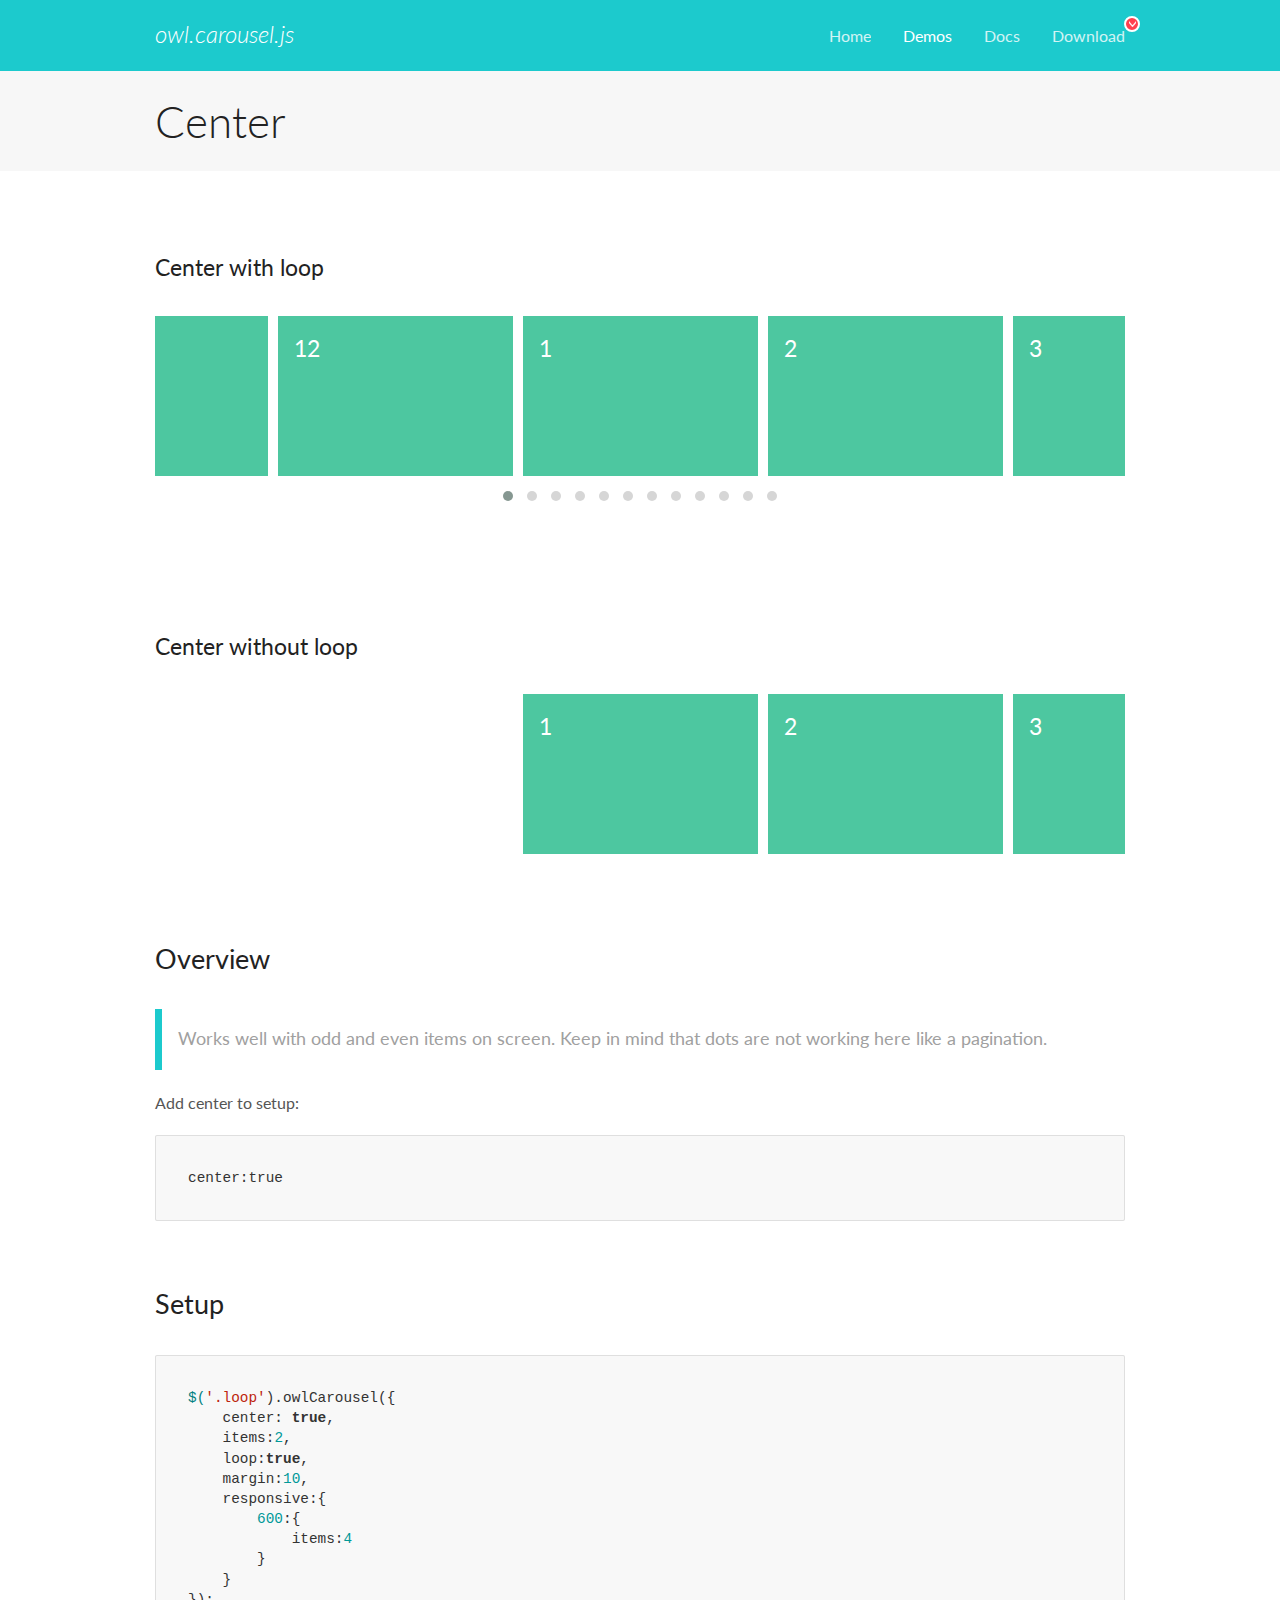
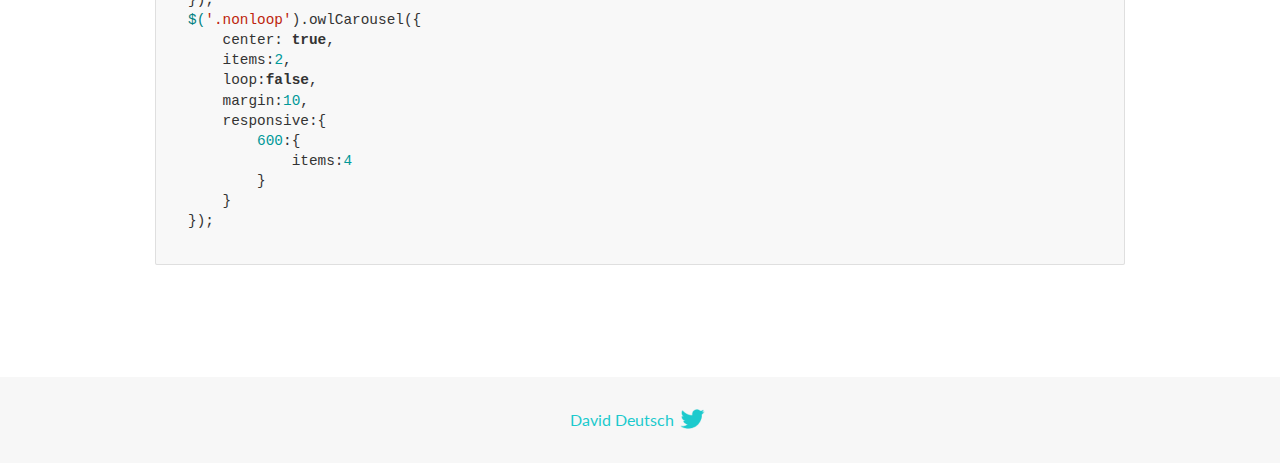
<file: assets/js/owl2/docs/demos/center.html>
<!DOCTYPE html>
<html lang="en">
  <head>

    <!-- head -->
    <meta charset="utf-8">
    <meta name="msapplication-tap-highlight" content="no" />
    <meta name="viewport" content="width=device-width, initial-scale=1.0" />
    <meta name="description" content="Center carousel">
    <meta name="author" content="David Deutsch">
    <title>
      Center Demo | Owl Carousel | 2.3.4
    </title>

    <!-- Stylesheets -->
    <link href='https://fonts.googleapis.com/css?family=Lato:300,400,700,400italic,300italic' rel='stylesheet' type='text/css'>
    <link rel="stylesheet" href="../assets/css/docs.theme.min.css">

    <!-- Owl Stylesheets -->
    <link rel="stylesheet" href="../assets/owlcarousel/assets/owl.carousel.min.css">
    <link rel="stylesheet" href="../assets/owlcarousel/assets/owl.theme.default.min.css">

    <!-- HTML5 shim and Respond.js IE8 support of HTML5 elements and media queries -->

    <!--[if lt IE 9]>
      <script src="https://oss.maxcdn.com/libs/html5shiv/3.7.0/html5shiv.js"></script>
      <script src="https://oss.maxcdn.com/libs/respond.js/1.3.0/respond.min.js"></script>
    <![endif]-->

    <!-- Favicons -->
    <link rel="apple-touch-icon-precomposed" sizes="144x144" href="../assets/ico/apple-touch-icon-144-precomposed.png">
    <link rel="shortcut icon" href="../assets/ico/favicon.png">
    <link rel="shortcut icon" href="favicon.ico">

    <!-- Yeah i know js should not be in header. Its required for demos.-->

    <!-- javascript -->
    <script src="../assets/vendors/jquery.min.js"></script>
    <script src="../assets/owlcarousel/owl.carousel.js"></script>
  </head>
  <body>

    <!-- header -->
    <header class="header">
      <div class="row">
        <div class="large-12 columns">
          <div class="brand left">
            <h3>
              <a href="/OwlCarousel2/">owl.carousel.js</a> 
            </h3>
          </div>
          <a id="toggle-nav" class="right">
            <span></span> <span></span> <span></span> 
          </a> 
          <div class="nav-bar">
            <ul class="clearfix">
              <li> <a href="/OwlCarousel2/index.html">Home</a>  </li>
              <li class="active">
                <a href="/OwlCarousel2/demos/demos.html">Demos</a> 
              </li>
              <li> <a href="/OwlCarousel2/docs/started-welcome.html">Docs</a>  </li>
              <li>
                <a href="https://github.com/OwlCarousel2/OwlCarousel2/archive/2.3.4.zip">Download</a> 
                <span class="download"></span> 
              </li>
            </ul>
          </div>
        </div>
      </div>
    </header>

    <!-- title -->
    <section class="title">
      <div class="row">
        <div class="large-12 columns">
          <h1>Center</h1>
        </div>
      </div>
    </section>

    <!--  Demos -->
    <section id="demos">
      <div class="row">
        <div class="large-12 columns">
          <h4 id="center-with-loop">Center with loop</h4>
          <div class="loop owl-carousel owl-theme">
            <div class="item">
              <h4>1</h4>
            </div>
            <div class="item">
              <h4>2</h4>
            </div>
            <div class="item">
              <h4>3</h4>
            </div>
            <div class="item">
              <h4>4</h4>
            </div>
            <div class="item">
              <h4>5</h4>
            </div>
            <div class="item">
              <h4>6</h4>
            </div>
            <div class="item">
              <h4>7</h4>
            </div>
            <div class="item">
              <h4>8</h4>
            </div>
            <div class="item">
              <h4>9</h4>
            </div>
            <div class="item">
              <h4>10</h4>
            </div>
            <div class="item">
              <h4>11</h4>
            </div>
            <div class="item">
              <h4>12</h4>
            </div>
          </div>
          <br>
          <h4 id="center-without-loop">Center without loop</h4>
          <div class="nonloop owl-carousel">
            <div class="item">
              <h4>1</h4>
            </div>
            <div class="item">
              <h4>2</h4>
            </div>
            <div class="item">
              <h4>3</h4>
            </div>
            <div class="item">
              <h4>4</h4>
            </div>
            <div class="item">
              <h4>5</h4>
            </div>
            <div class="item">
              <h4>6</h4>
            </div>
            <div class="item">
              <h4>7</h4>
            </div>
            <div class="item">
              <h4>8</h4>
            </div>
            <div class="item">
              <h4>9</h4>
            </div>
            <div class="item">
              <h4>10</h4>
            </div>
            <div class="item">
              <h4>11</h4>
            </div>
            <div class="item">
              <h4>12</h4>
            </div>
          </div>
          <h3 id="overview">Overview</h3>
          <blockquote>
            <p>Works well with odd and even items on screen. Keep in mind that dots are not working here like a pagination.</p>
          </blockquote>
          <p>Add center to setup:</p>
          <pre><code>center:true</code></pre>
          <h3 id="setup">Setup</h3>
          <pre><code>$(&#39;.loop&#39;).owlCarousel({
    center: true,
    items:2,
    loop:true,
    margin:10,
    responsive:{
        600:{
            items:4
        }
    }
});
$(&#39;.nonloop&#39;).owlCarousel({
    center: true,
    items:2,
    loop:false,
    margin:10,
    responsive:{
        600:{
            items:4
        }
    }
});</code></pre>
          <script>
            jQuery(document).ready(function($) {
              $('.loop').owlCarousel({
                center: true,
                items: 2,
                loop: true,
                margin: 10,
                responsive: {
                  600: {
                    items: 4
                  }
                }
              });
              $('.nonloop').owlCarousel({
                center: true,
                items: 2,
                loop: false,
                margin: 10,
                responsive: {
                  600: {
                    items: 4
                  }
                }
              });
            });
          </script>
        </div>
      </div>
    </section>

    <!-- footer -->
    <footer class="footer">
      <div class="row">
        <div class="large-12 columns">
          <h5>
            <a href="/OwlCarousel2/docs/support-contact.html">David Deutsch</a> 
            <a id="custom-tweet-button" href="https://twitter.com/share?url=https://github.com/OwlCarousel2/OwlCarousel2&text=Owl Carousel - This is so awesome! " target="_blank"></a> 
          </h5>
        </div>
      </div>
    </footer>

    <!-- vendors -->
    <script src="../assets/vendors/highlight.js"></script>
    <script src="../assets/js/app.js"></script>
  </body>
</html>
</file>
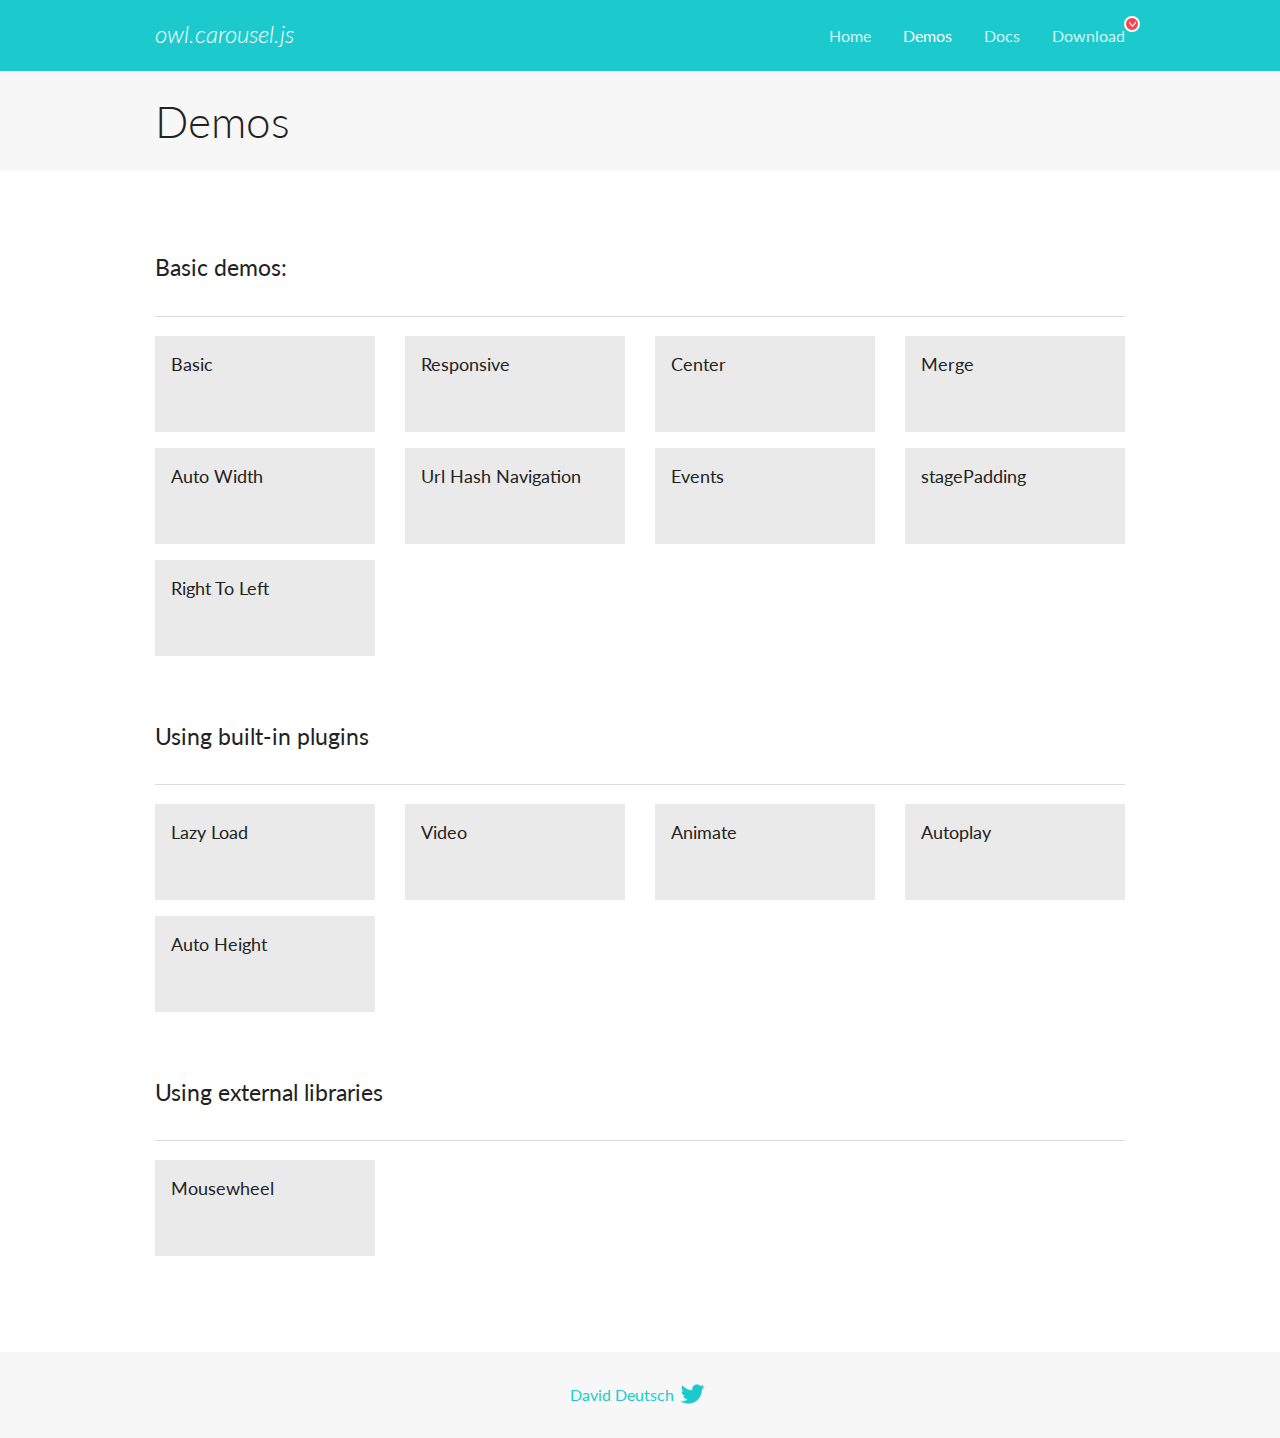
<file: assets/js/owl2/docs/demos/demos.html>
<!DOCTYPE html>
<html lang="en">
  <head>

    <!-- head -->
    <meta charset="utf-8">
    <meta name="msapplication-tap-highlight" content="no" />
    <meta name="viewport" content="width=device-width, initial-scale=1.0" />
    <meta name="description" content="A list of Owl Carousel examples.">
    <meta name="author" content="David Deutsch">
    <title>
      Demos | Owl Carousel | 2.3.4
    </title>

    <!-- Stylesheets -->
    <link href='https://fonts.googleapis.com/css?family=Lato:300,400,700,400italic,300italic' rel='stylesheet' type='text/css'>
    <link rel="stylesheet" href="../assets/css/docs.theme.min.css">

    <!-- Owl Stylesheets -->
    <link rel="stylesheet" href="../assets/owlcarousel/assets/owl.carousel.min.css">
    <link rel="stylesheet" href="../assets/owlcarousel/assets/owl.theme.default.min.css">

    <!-- HTML5 shim and Respond.js IE8 support of HTML5 elements and media queries -->

    <!--[if lt IE 9]>
      <script src="https://oss.maxcdn.com/libs/html5shiv/3.7.0/html5shiv.js"></script>
      <script src="https://oss.maxcdn.com/libs/respond.js/1.3.0/respond.min.js"></script>
    <![endif]-->

    <!-- Favicons -->
    <link rel="apple-touch-icon-precomposed" sizes="144x144" href="../assets/ico/apple-touch-icon-144-precomposed.png">
    <link rel="shortcut icon" href="../assets/ico/favicon.png">
    <link rel="shortcut icon" href="favicon.ico">

    <!-- Yeah i know js should not be in header. Its required for demos.-->

    <!-- javascript -->
    <script src="../assets/vendors/jquery.min.js"></script>
    <script src="../assets/owlcarousel/owl.carousel.js"></script>
  </head>
  <body>

    <!-- header -->
    <header class="header">
      <div class="row">
        <div class="large-12 columns">
          <div class="brand left">
            <h3>
              <a href="/OwlCarousel2/">owl.carousel.js</a> 
            </h3>
          </div>
          <a id="toggle-nav" class="right">
            <span></span> <span></span> <span></span> 
          </a> 
          <div class="nav-bar">
            <ul class="clearfix">
              <li> <a href="/OwlCarousel2/index.html">Home</a>  </li>
              <li class="active">
                <a href="/OwlCarousel2/demos/demos.html">Demos</a> 
              </li>
              <li> <a href="/OwlCarousel2/docs/started-welcome.html">Docs</a>  </li>
              <li>
                <a href="https://github.com/OwlCarousel2/OwlCarousel2/archive/2.3.4.zip">Download</a> 
                <span class="download"></span> 
              </li>
            </ul>
          </div>
        </div>
      </div>
    </header>

    <!-- title -->
    <section class="title">
      <div class="row">
        <div class="large-12 columns">
          <h1>Demos</h1>
        </div>
      </div>
    </section>

    <!--  Demos -->
    <section id="demos">
      <div class="row">
        <div class="large-12 columns">
          <h4 id="basic-demos-">Basic demos:</h4>
          <hr>
          <div class="demo-list">
            <div class="row">
              <div class="small-6 medium-4 large-3 columns">
                <a href="basic.html" class="demo-block">
                  <h5>Basic </h5>
                </a> 
              </div>
              <div class="small-6 medium-4 large-3 columns">
                <a href="responsive.html" class="demo-block">
                  <h5>Responsive </h5>
                </a> 
              </div>
              <div class="small-6 medium-4 large-3 columns">
                <a href="center.html" class="demo-block">
                  <h5>Center </h5>
                </a> 
              </div>
              <div class="small-6 medium-4 large-3 columns">
                <a href="merge.html" class="demo-block">
                  <h5>Merge </h5>
                </a> 
              </div>
              <div class="small-6 medium-4 large-3 columns">
                <a href="autowidth.html" class="demo-block">
                  <h5>Auto Width </h5>
                </a> 
              </div>
              <div class="small-6 medium-4 large-3 columns">
                <a href="urlhashnav.html" class="demo-block">
                  <h5>Url Hash Navigation </h5>
                </a> 
              </div>
              <div class="small-6 medium-4 large-3 columns">
                <a href="events.html" class="demo-block">
                  <h5>Events </h5>
                </a> 
              </div>
              <div class="small-6 medium-4 large-3 columns">
                <a href="stagepadding.html" class="demo-block">
                  <h5>stagePadding </h5>
                </a> 
              </div>
              <div class="small-6 medium-4 large-3 columns">
                <a href="rtl.html" class="demo-block">
                  <h5>Right To Left </h5>
                </a> 
              </div>
            </div>
          </div>
          <h4 id="using-built-in-plugins">Using built-in plugins</h4>
          <hr>
          <div class="demo-list">
            <div class="row">
              <div class="small-6 medium-4 large-3 columns">
                <a href="lazyLoad.html" class="demo-block">
                  <h5>Lazy Load </h5>
                </a> 
              </div>
              <div class="small-6 medium-4 large-3 columns">
                <a href="video.html" class="demo-block">
                  <h5>Video </h5>
                </a> 
              </div>
              <div class="small-6 medium-4 large-3 columns">
                <a href="animate.html" class="demo-block">
                  <h5>Animate </h5>
                </a> 
              </div>
              <div class="small-6 medium-4 large-3 columns">
                <a href="autoplay.html" class="demo-block">
                  <h5>Autoplay </h5>
                </a> 
              </div>
              <div class="small-6 medium-4 large-3 columns">
                <a href="autoheight.html" class="demo-block">
                  <h5>Auto Height </h5>
                </a> 
              </div>
            </div>
          </div>
          <h4 id="using-external-libraries">Using external libraries</h4>
          <hr>
          <div class="demo-list">
            <div class="row">
              <div class="small-6 medium-4 large-3 columns">
                <a href="mousewheel.html" class="demo-block">
                  <h5>Mousewheel </h5>
                </a> 
              </div>
            </div>
          </div>
        </div>
      </div>
    </section>

    <!-- footer -->
    <footer class="footer">
      <div class="row">
        <div class="large-12 columns">
          <h5>
            <a href="/OwlCarousel2/docs/support-contact.html">David Deutsch</a> 
            <a id="custom-tweet-button" href="https://twitter.com/share?url=https://github.com/OwlCarousel2/OwlCarousel2&text=Owl Carousel - This is so awesome! " target="_blank"></a> 
          </h5>
        </div>
      </div>
    </footer>

    <!-- vendors -->
    <script src="../assets/vendors/highlight.js"></script>
    <script src="../assets/js/app.js"></script>
  </body>
</html>
</file>
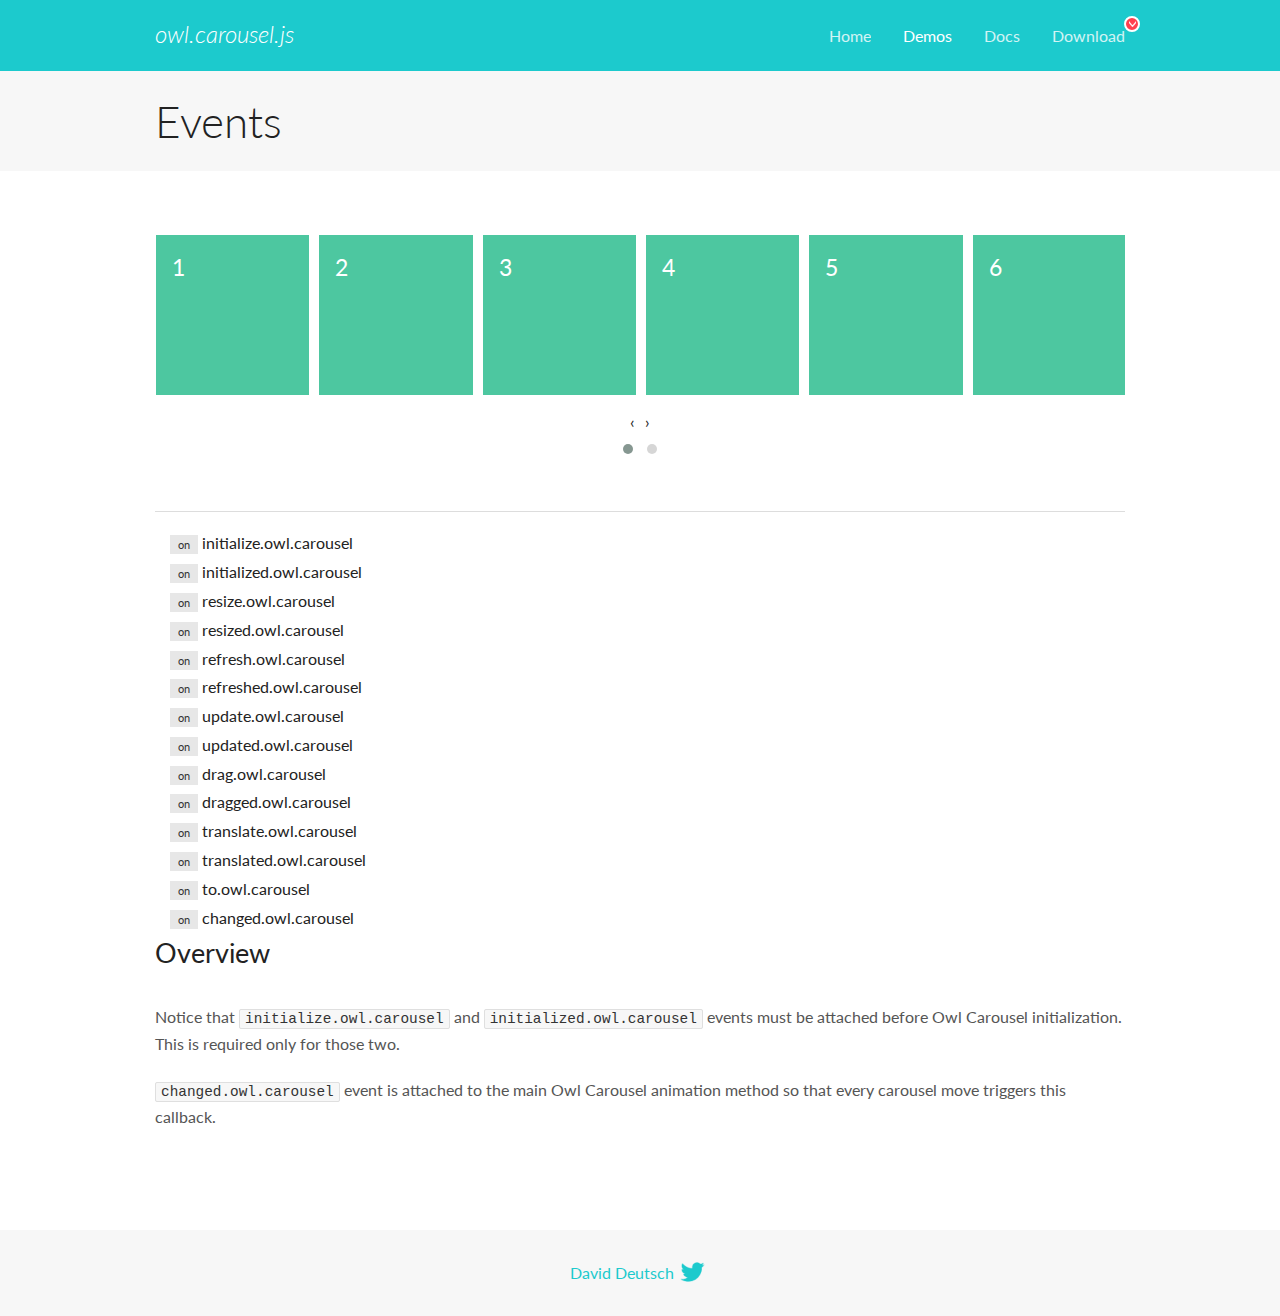
<file: assets/js/owl2/docs/demos/events.html>
<!DOCTYPE html>
<html lang="en">
  <head>

    <!-- head -->
    <meta charset="utf-8">
    <meta name="msapplication-tap-highlight" content="no" />
    <meta name="viewport" content="width=device-width, initial-scale=1.0" />
    <meta name="description" content="Events usage demo">
    <meta name="author" content="David Deutsch">
    <title>
      Events Demo | Owl Carousel | 2.3.4
    </title>

    <!-- Stylesheets -->
    <link href='https://fonts.googleapis.com/css?family=Lato:300,400,700,400italic,300italic' rel='stylesheet' type='text/css'>
    <link rel="stylesheet" href="../assets/css/docs.theme.min.css">

    <!-- Owl Stylesheets -->
    <link rel="stylesheet" href="../assets/owlcarousel/assets/owl.carousel.min.css">
    <link rel="stylesheet" href="../assets/owlcarousel/assets/owl.theme.default.min.css">

    <!-- HTML5 shim and Respond.js IE8 support of HTML5 elements and media queries -->

    <!--[if lt IE 9]>
      <script src="https://oss.maxcdn.com/libs/html5shiv/3.7.0/html5shiv.js"></script>
      <script src="https://oss.maxcdn.com/libs/respond.js/1.3.0/respond.min.js"></script>
    <![endif]-->

    <!-- Favicons -->
    <link rel="apple-touch-icon-precomposed" sizes="144x144" href="../assets/ico/apple-touch-icon-144-precomposed.png">
    <link rel="shortcut icon" href="../assets/ico/favicon.png">
    <link rel="shortcut icon" href="favicon.ico">

    <!-- Yeah i know js should not be in header. Its required for demos.-->

    <!-- javascript -->
    <script src="../assets/vendors/jquery.min.js"></script>
    <script src="../assets/owlcarousel/owl.carousel.js"></script>
  </head>
  <body>

    <!-- header -->
    <header class="header">
      <div class="row">
        <div class="large-12 columns">
          <div class="brand left">
            <h3>
              <a href="/OwlCarousel2/">owl.carousel.js</a> 
            </h3>
          </div>
          <a id="toggle-nav" class="right">
            <span></span> <span></span> <span></span> 
          </a> 
          <div class="nav-bar">
            <ul class="clearfix">
              <li> <a href="/OwlCarousel2/index.html">Home</a>  </li>
              <li class="active">
                <a href="/OwlCarousel2/demos/demos.html">Demos</a> 
              </li>
              <li> <a href="/OwlCarousel2/docs/started-welcome.html">Docs</a>  </li>
              <li>
                <a href="https://github.com/OwlCarousel2/OwlCarousel2/archive/2.3.4.zip">Download</a> 
                <span class="download"></span> 
              </li>
            </ul>
          </div>
        </div>
      </div>
    </header>

    <!-- title -->
    <section class="title">
      <div class="row">
        <div class="large-12 columns">
          <h1>Events</h1>
        </div>
      </div>
    </section>

    <!--  Demos -->
    <section id="demos">
      <div class="row">
        <div class="large-12 columns">
          <div class="owl-carousel owl-theme">
            <div class="item">
              <h4>1</h4>
            </div>
            <div class="item">
              <h4>2</h4>
            </div>
            <div class="item">
              <h4>3</h4>
            </div>
            <div class="item">
              <h4>4</h4>
            </div>
            <div class="item">
              <h4>5</h4>
            </div>
            <div class="item">
              <h4>6</h4>
            </div>
            <div class="item">
              <h4>7</h4>
            </div>
            <div class="item">
              <h4>8</h4>
            </div>
            <div class="item">
              <h4>9</h4>
            </div>
            <div class="item">
              <h4>10</h4>
            </div>
            <div class="item">
              <h4>11</h4>
            </div>
            <div class="item">
              <h4>12</h4>
            </div>
          </div>
          <hr>
          <div class="large-12 columns callbacks">
            <div><span class="label secondary initialize">on</span>  initialize.owl.carousel </div>
            <div><span class="label secondary initialized">on</span>  initialized.owl.carousel </div>
            <div><span class="label secondary resize">on</span>  resize.owl.carousel </div>
            <div><span class="label secondary resized">on</span>  resized.owl.carousel </div>
            <div><span class="label secondary refresh">on</span>  refresh.owl.carousel </div>
            <div><span class="label secondary refreshed">on</span>  refreshed.owl.carousel </div>
            <div><span class="label secondary update">on</span>  update.owl.carousel </div>
            <div><span class="label secondary updated">on</span>  updated.owl.carousel </div>
            <div><span class="label secondary drag">on</span>  drag.owl.carousel </div>
            <div><span class="label secondary dragged">on</span>  dragged.owl.carousel </div>
            <div><span class="label secondary translate">on</span>  translate.owl.carousel </div>
            <div><span class="label secondary translated">on</span>  translated.owl.carousel </div>
            <div><span class="label secondary to">on</span>  to.owl.carousel </div>
            <div><span class="label secondary changed">on</span>  changed.owl.carousel </div>
          </div>
          <h3 id="overview">Overview</h3>
          <p>Notice that <code>initialize.owl.carousel</code> and <code>initialized.owl.carousel</code> events must be attached before Owl Carousel initialization. This is required only for those two.</p>
          <p><code>changed.owl.carousel</code> event is attached to the main Owl Carousel animation method so that every carousel move triggers this callback.</p>
          <script>
            jQuery(document).ready(function($) {
              var owl = $('.owl-carousel');
              owl.on('initialize.owl.carousel initialized.owl.carousel ' +
                'initialize.owl.carousel initialize.owl.carousel ' +
                'resize.owl.carousel resized.owl.carousel ' +
                'refresh.owl.carousel refreshed.owl.carousel ' +
                'update.owl.carousel updated.owl.carousel ' +
                'drag.owl.carousel dragged.owl.carousel ' +
                'translate.owl.carousel translated.owl.carousel ' +
                'to.owl.carousel changed.owl.carousel',
                function(e) {
                  $('.' + e.type)
                    .removeClass('secondary')
                    .addClass('success');
                  window.setTimeout(function() {
                    $('.' + e.type)
                      .removeClass('success')
                      .addClass('secondary');
                  }, 500);
                });
              owl.owlCarousel({
                loop: true,
                nav: true,
                lazyLoad: true,
                margin: 10,
                video: true,
                responsive: {
                  0: {
                    items: 1
                  },
                  600: {
                    items: 3
                  },
                  960: {
                    items: 5,
                  },
                  1200: {
                    items: 6
                  }
                }
              });
            });
          </script>
        </div>
      </div>
    </section>

    <!-- footer -->
    <footer class="footer">
      <div class="row">
        <div class="large-12 columns">
          <h5>
            <a href="/OwlCarousel2/docs/support-contact.html">David Deutsch</a> 
            <a id="custom-tweet-button" href="https://twitter.com/share?url=https://github.com/OwlCarousel2/OwlCarousel2&text=Owl Carousel - This is so awesome! " target="_blank"></a> 
          </h5>
        </div>
      </div>
    </footer>

    <!-- vendors -->
    <script src="../assets/vendors/highlight.js"></script>
    <script src="../assets/js/app.js"></script>
  </body>
</html>
</file>
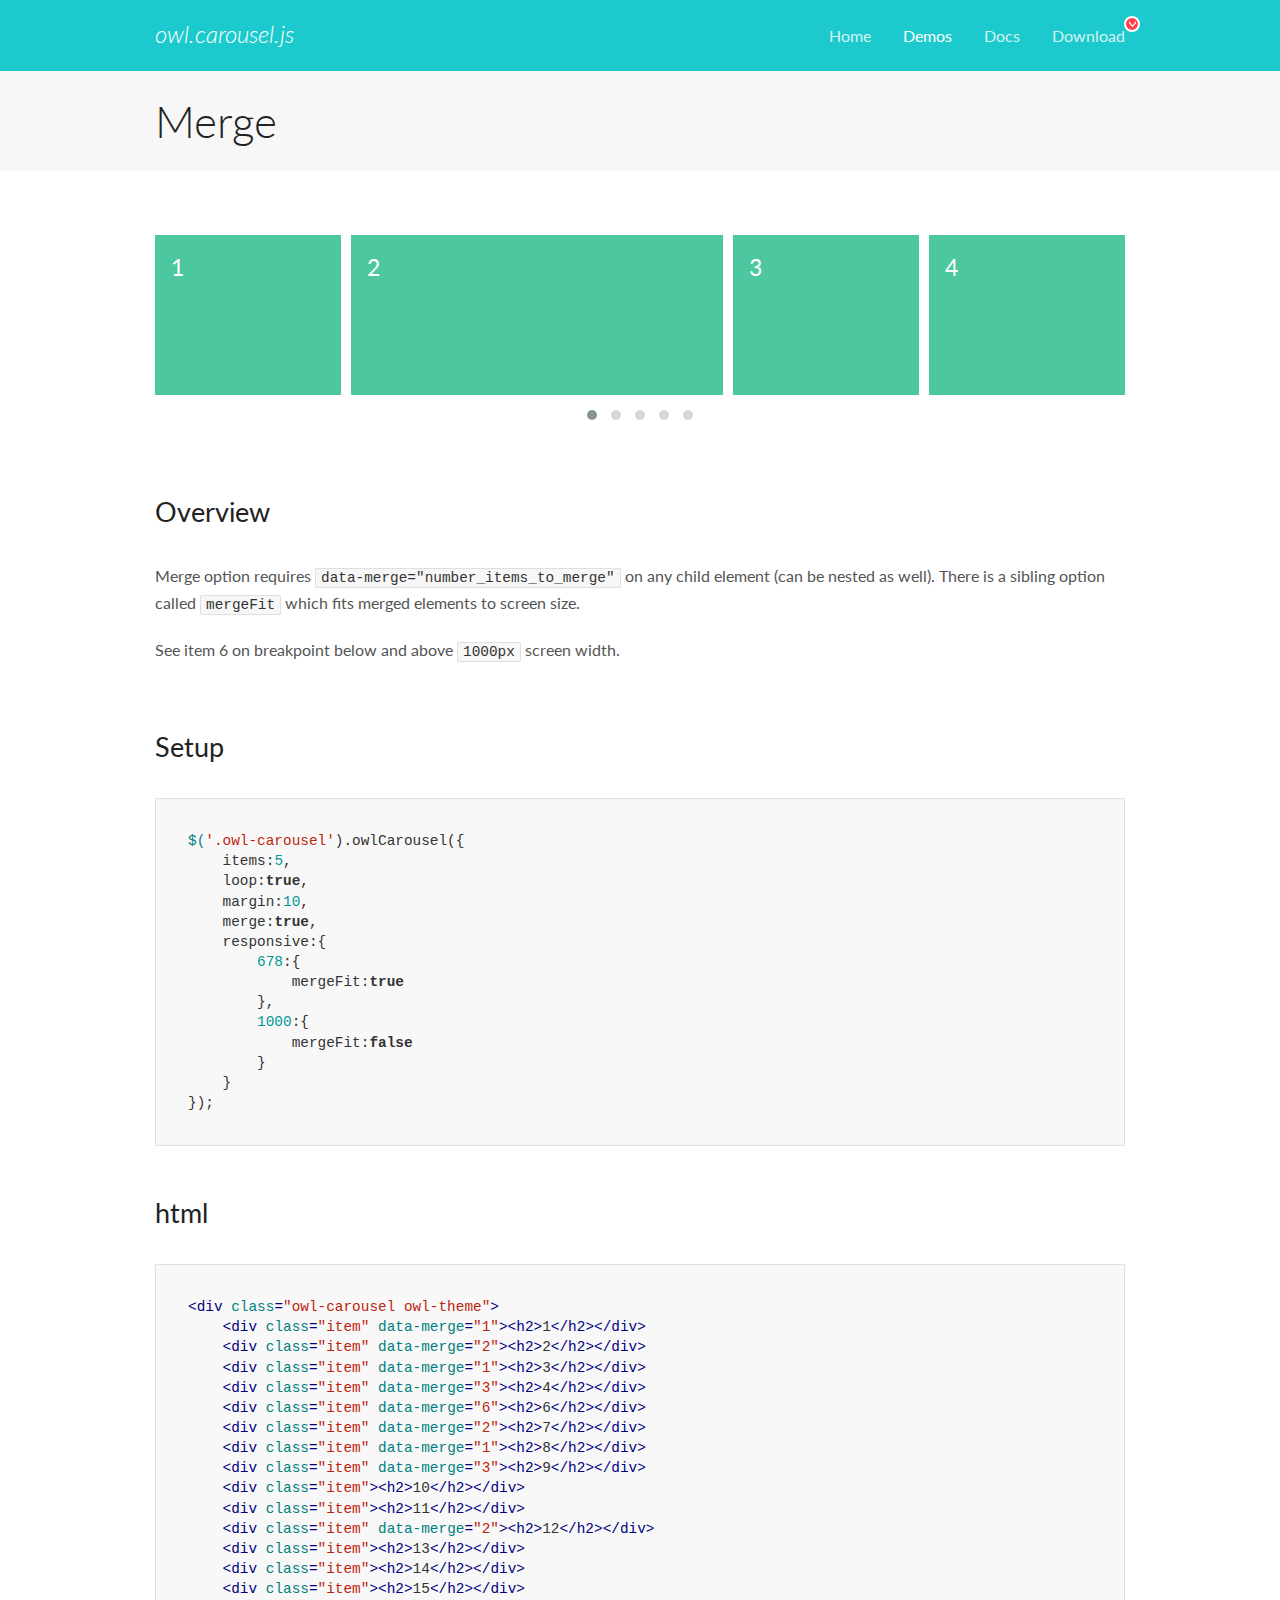
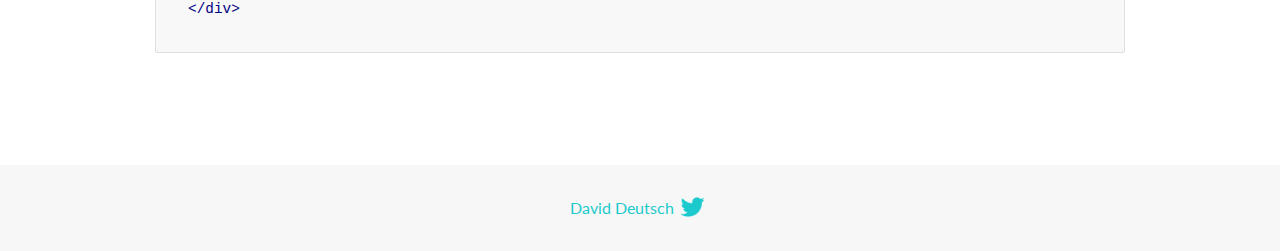
<file: assets/js/owl2/docs/demos/merge.html>
<!DOCTYPE html>
<html lang="en">
  <head>

    <!-- head -->
    <meta charset="utf-8">
    <meta name="msapplication-tap-highlight" content="no" />
    <meta name="viewport" content="width=device-width, initial-scale=1.0" />
    <meta name="description" content="Merge Items">
    <meta name="author" content="David Deutsch">
    <title>
      Merge Demo | Owl Carousel | 2.3.4
    </title>

    <!-- Stylesheets -->
    <link href='https://fonts.googleapis.com/css?family=Lato:300,400,700,400italic,300italic' rel='stylesheet' type='text/css'>
    <link rel="stylesheet" href="../assets/css/docs.theme.min.css">

    <!-- Owl Stylesheets -->
    <link rel="stylesheet" href="../assets/owlcarousel/assets/owl.carousel.min.css">
    <link rel="stylesheet" href="../assets/owlcarousel/assets/owl.theme.default.min.css">

    <!-- HTML5 shim and Respond.js IE8 support of HTML5 elements and media queries -->

    <!--[if lt IE 9]>
      <script src="https://oss.maxcdn.com/libs/html5shiv/3.7.0/html5shiv.js"></script>
      <script src="https://oss.maxcdn.com/libs/respond.js/1.3.0/respond.min.js"></script>
    <![endif]-->

    <!-- Favicons -->
    <link rel="apple-touch-icon-precomposed" sizes="144x144" href="../assets/ico/apple-touch-icon-144-precomposed.png">
    <link rel="shortcut icon" href="../assets/ico/favicon.png">
    <link rel="shortcut icon" href="favicon.ico">

    <!-- Yeah i know js should not be in header. Its required for demos.-->

    <!-- javascript -->
    <script src="../assets/vendors/jquery.min.js"></script>
    <script src="../assets/owlcarousel/owl.carousel.js"></script>
  </head>
  <body>

    <!-- header -->
    <header class="header">
      <div class="row">
        <div class="large-12 columns">
          <div class="brand left">
            <h3>
              <a href="/OwlCarousel2/">owl.carousel.js</a> 
            </h3>
          </div>
          <a id="toggle-nav" class="right">
            <span></span> <span></span> <span></span> 
          </a> 
          <div class="nav-bar">
            <ul class="clearfix">
              <li> <a href="/OwlCarousel2/index.html">Home</a>  </li>
              <li class="active">
                <a href="/OwlCarousel2/demos/demos.html">Demos</a> 
              </li>
              <li> <a href="/OwlCarousel2/docs/started-welcome.html">Docs</a>  </li>
              <li>
                <a href="https://github.com/OwlCarousel2/OwlCarousel2/archive/2.3.4.zip">Download</a> 
                <span class="download"></span> 
              </li>
            </ul>
          </div>
        </div>
      </div>
    </header>

    <!-- title -->
    <section class="title">
      <div class="row">
        <div class="large-12 columns">
          <h1>Merge</h1>
        </div>
      </div>
    </section>

    <!--  Demos -->
    <section id="demos">
      <div class="row">
        <div class="large-12 columns">
          <div class="owl-carousel owl-theme">
            <div class="item" data-merge="1">
              <h4>1</h4>
            </div>
            <div class="item" data-merge="2">
              <h4>2</h4>
            </div>
            <div class="item" data-merge="1">
              <h4>3</h4>
            </div>
            <div class="item" data-merge="3">
              <h4>4</h4>
            </div>
            <div class="item" data-merge="6">
              <h4>6</h4>
            </div>
            <div class="item" data-merge="2">
              <h4>7</h4>
            </div>
            <div class="item" data-merge="1">
              <h4>8</h4>
            </div>
            <div class="item" data-merge="3">
              <h4>9</h4>
            </div>
            <div class="item">
              <h4>10</h4>
            </div>
            <div class="item">
              <h4>11</h4>
            </div>
            <div class="item" data-merge="2">
              <h4>12</h4>
            </div>
            <div class="item">
              <h4>13</h4>
            </div>
            <div class="item">
              <h4>14</h4>
            </div>
            <div class="item">
              <h4>15</h4>
            </div>
          </div>
          <h3 id="overview">Overview</h3>
          <p>Merge option requires <code>data-merge=&quot;number_items_to_merge&quot;</code> on any child element (can be nested as well). There is a sibling option called <code>mergeFit</code> which fits merged elements to screen size. </p>
          <p>See item 6 on breakpoint below and above <code>1000px</code> screen width.</p>
          <h3 id="setup">Setup</h3>
          <pre><code>$(&#39;.owl-carousel&#39;).owlCarousel({
    items:5,
    loop:true,
    margin:10,
    merge:true,
    responsive:{
        678:{
            mergeFit:true
        },
        1000:{
            mergeFit:false
        }
    }
});</code></pre>
          <h3 id="html">html</h3>
          <pre><code>&lt;div class=&quot;owl-carousel owl-theme&quot;&gt;
    &lt;div class=&quot;item&quot; data-merge=&quot;1&quot;&gt;&lt;h2&gt;1&lt;/h2&gt;&lt;/div&gt;
    &lt;div class=&quot;item&quot; data-merge=&quot;2&quot;&gt;&lt;h2&gt;2&lt;/h2&gt;&lt;/div&gt;
    &lt;div class=&quot;item&quot; data-merge=&quot;1&quot;&gt;&lt;h2&gt;3&lt;/h2&gt;&lt;/div&gt;
    &lt;div class=&quot;item&quot; data-merge=&quot;3&quot;&gt;&lt;h2&gt;4&lt;/h2&gt;&lt;/div&gt;
    &lt;div class=&quot;item&quot; data-merge=&quot;6&quot;&gt;&lt;h2&gt;6&lt;/h2&gt;&lt;/div&gt;
    &lt;div class=&quot;item&quot; data-merge=&quot;2&quot;&gt;&lt;h2&gt;7&lt;/h2&gt;&lt;/div&gt;
    &lt;div class=&quot;item&quot; data-merge=&quot;1&quot;&gt;&lt;h2&gt;8&lt;/h2&gt;&lt;/div&gt;
    &lt;div class=&quot;item&quot; data-merge=&quot;3&quot;&gt;&lt;h2&gt;9&lt;/h2&gt;&lt;/div&gt;
    &lt;div class=&quot;item&quot;&gt;&lt;h2&gt;10&lt;/h2&gt;&lt;/div&gt;
    &lt;div class=&quot;item&quot;&gt;&lt;h2&gt;11&lt;/h2&gt;&lt;/div&gt;
    &lt;div class=&quot;item&quot; data-merge=&quot;2&quot;&gt;&lt;h2&gt;12&lt;/h2&gt;&lt;/div&gt;
    &lt;div class=&quot;item&quot;&gt;&lt;h2&gt;13&lt;/h2&gt;&lt;/div&gt;
    &lt;div class=&quot;item&quot;&gt;&lt;h2&gt;14&lt;/h2&gt;&lt;/div&gt;
    &lt;div class=&quot;item&quot;&gt;&lt;h2&gt;15&lt;/h2&gt;&lt;/div&gt;
&lt;/div&gt;</code></pre>
          <script>
            $(document).ready(function() {
              $('.owl-carousel').owlCarousel({
                items: 5,
                loop: true,
                margin: 10,
                merge: true,
                responsive: {
                  678: {
                    mergeFit: true
                  },
                  1000: {
                    mergeFit: false
                  }
                }
              });
            })
          </script>
        </div>
      </div>
    </section>

    <!-- footer -->
    <footer class="footer">
      <div class="row">
        <div class="large-12 columns">
          <h5>
            <a href="/OwlCarousel2/docs/support-contact.html">David Deutsch</a> 
            <a id="custom-tweet-button" href="https://twitter.com/share?url=https://github.com/OwlCarousel2/OwlCarousel2&text=Owl Carousel - This is so awesome! " target="_blank"></a> 
          </h5>
        </div>
      </div>
    </footer>

    <!-- vendors -->
    <script src="../assets/vendors/highlight.js"></script>
    <script src="../assets/js/app.js"></script>
  </body>
</html>
</file>
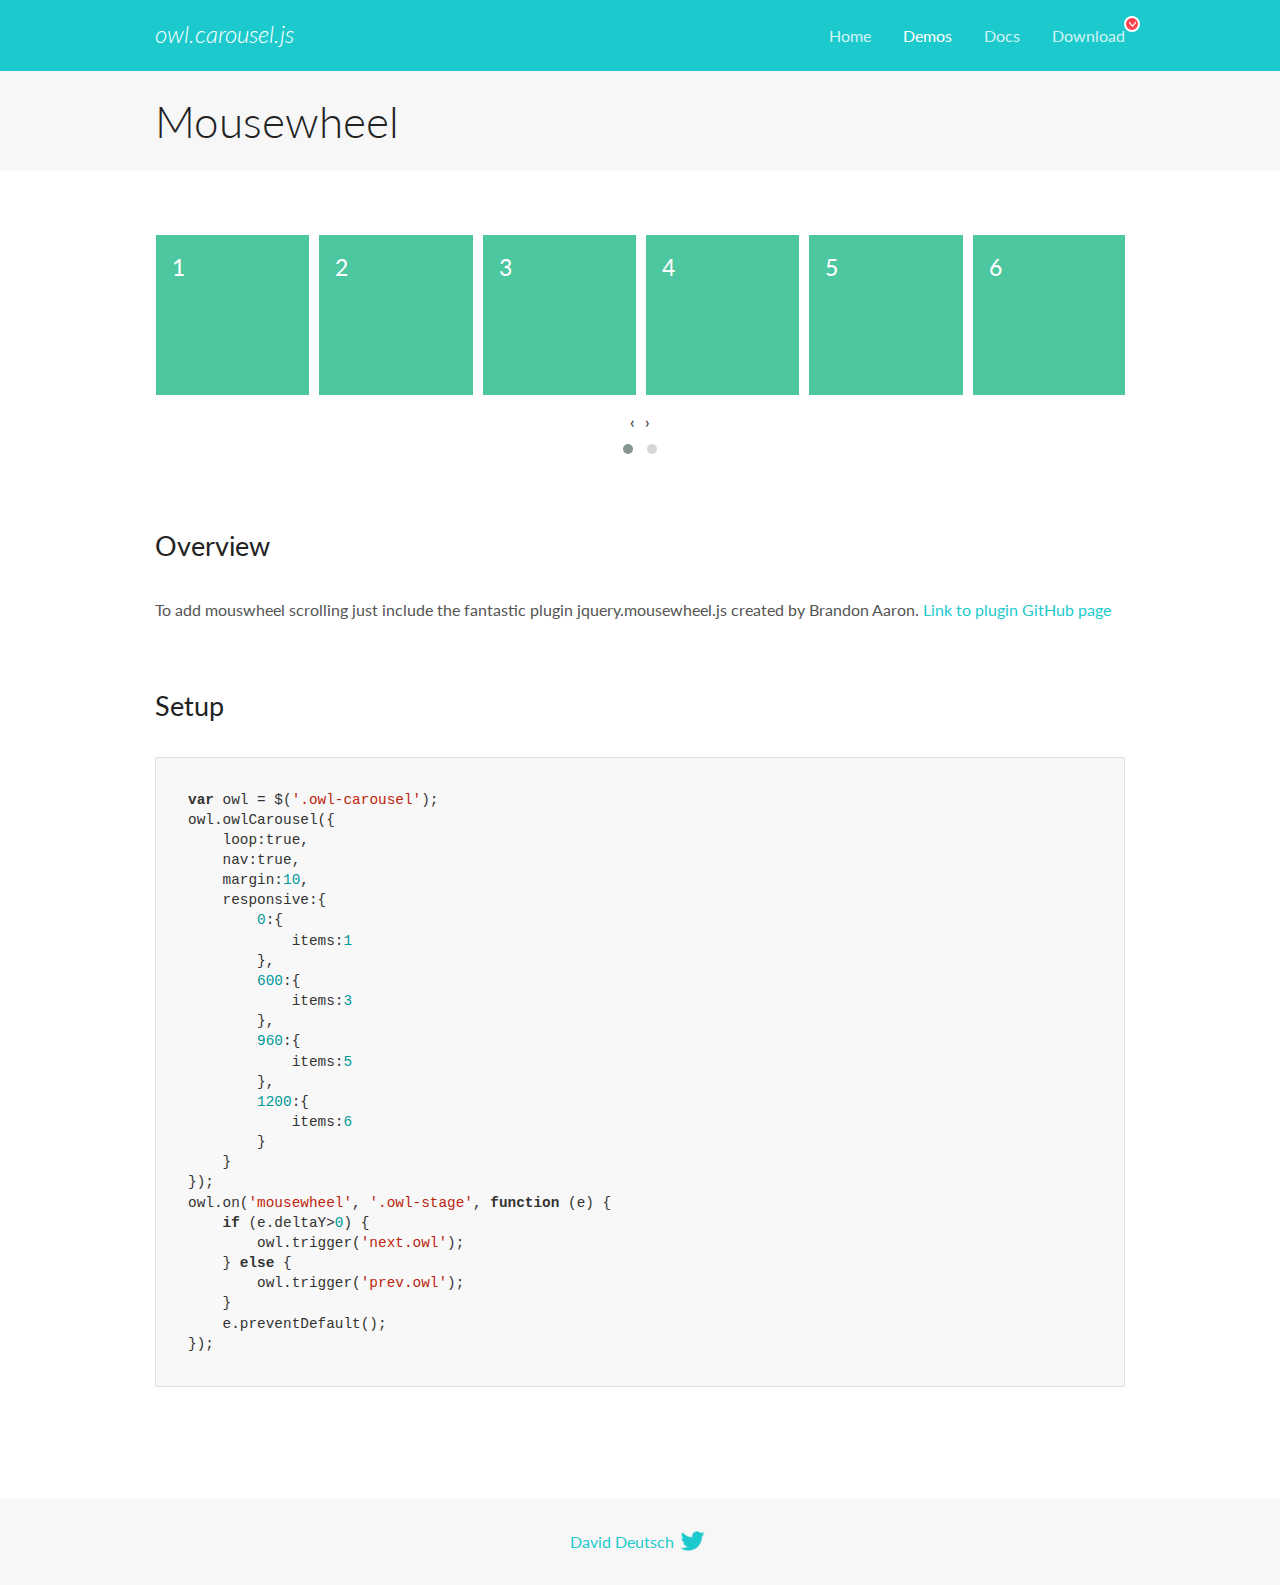
<file: assets/js/owl2/docs/demos/mousewheel.html>
<!DOCTYPE html>
<html lang="en">
  <head>

    <!-- head -->
    <meta charset="utf-8">
    <meta name="msapplication-tap-highlight" content="no" />
    <meta name="viewport" content="width=device-width, initial-scale=1.0" />
    <meta name="description" content="Mousewheel usage demo">
    <meta name="author" content="David Deutsch">
    <title>
      Mousewheel Demo | Owl Carousel | 2.3.4
    </title>

    <!-- Stylesheets -->
    <link href='https://fonts.googleapis.com/css?family=Lato:300,400,700,400italic,300italic' rel='stylesheet' type='text/css'>
    <link rel="stylesheet" href="../assets/css/docs.theme.min.css">

    <!-- Owl Stylesheets -->
    <link rel="stylesheet" href="../assets/owlcarousel/assets/owl.carousel.min.css">
    <link rel="stylesheet" href="../assets/owlcarousel/assets/owl.theme.default.min.css">

    <!-- HTML5 shim and Respond.js IE8 support of HTML5 elements and media queries -->

    <!--[if lt IE 9]>
      <script src="https://oss.maxcdn.com/libs/html5shiv/3.7.0/html5shiv.js"></script>
      <script src="https://oss.maxcdn.com/libs/respond.js/1.3.0/respond.min.js"></script>
    <![endif]-->

    <!-- Favicons -->
    <link rel="apple-touch-icon-precomposed" sizes="144x144" href="../assets/ico/apple-touch-icon-144-precomposed.png">
    <link rel="shortcut icon" href="../assets/ico/favicon.png">
    <link rel="shortcut icon" href="favicon.ico">

    <!-- Yeah i know js should not be in header. Its required for demos.-->

    <!-- javascript -->
    <script src="../assets/vendors/jquery.min.js"></script>
    <script src="../assets/owlcarousel/owl.carousel.js"></script>
  </head>
  <body>

    <!-- header -->
    <header class="header">
      <div class="row">
        <div class="large-12 columns">
          <div class="brand left">
            <h3>
              <a href="/OwlCarousel2/">owl.carousel.js</a> 
            </h3>
          </div>
          <a id="toggle-nav" class="right">
            <span></span> <span></span> <span></span> 
          </a> 
          <div class="nav-bar">
            <ul class="clearfix">
              <li> <a href="/OwlCarousel2/index.html">Home</a>  </li>
              <li class="active">
                <a href="/OwlCarousel2/demos/demos.html">Demos</a> 
              </li>
              <li> <a href="/OwlCarousel2/docs/started-welcome.html">Docs</a>  </li>
              <li>
                <a href="https://github.com/OwlCarousel2/OwlCarousel2/archive/2.3.4.zip">Download</a> 
                <span class="download"></span> 
              </li>
            </ul>
          </div>
        </div>
      </div>
    </header>

    <!-- title -->
    <section class="title">
      <div class="row">
        <div class="large-12 columns">
          <h1>Mousewheel</h1>
        </div>
      </div>
    </section>

    <!--  Demos -->
    <section id="demos">
      <div class="row">
        <div class="large-12 columns">
          <div class="owl-carousel owl-theme">
            <div class="item">
              <h4>1</h4>
            </div>
            <div class="item">
              <h4>2</h4>
            </div>
            <div class="item">
              <h4>3</h4>
            </div>
            <div class="item">
              <h4>4</h4>
            </div>
            <div class="item">
              <h4>5</h4>
            </div>
            <div class="item">
              <h4>6</h4>
            </div>
            <div class="item">
              <h4>7</h4>
            </div>
            <div class="item">
              <h4>8</h4>
            </div>
            <div class="item">
              <h4>9</h4>
            </div>
            <div class="item">
              <h4>10</h4>
            </div>
            <div class="item">
              <h4>11</h4>
            </div>
            <div class="item">
              <h4>12</h4>
            </div>
          </div>
          <h3 id="overview">Overview</h3>
          <p>To add mouswheel scrolling just include the fantastic plugin jquery.mousewheel.js created by Brandon Aaron.
            <a href="https://github.com/brandonaaron/jquery-mousewheel">Link to plugin GitHub page</a> 
          </p>
          <h3 id="setup">Setup</h3>
          <pre><code>var owl = $(&#39;.owl-carousel&#39;);
owl.owlCarousel({
    loop:true,
    nav:true,
    margin:10,
    responsive:{
        0:{
            items:1
        },
        600:{
            items:3
        },            
        960:{
            items:5
        },
        1200:{
            items:6
        }
    }
});
owl.on(&#39;mousewheel&#39;, &#39;.owl-stage&#39;, function (e) {
    if (e.deltaY&gt;0) {
        owl.trigger(&#39;next.owl&#39;);
    } else {
        owl.trigger(&#39;prev.owl&#39;);
    }
    e.preventDefault();
});</code></pre>
          <script src="../assets/vendors/jquery.mousewheel.min.js"></script>
          <script>
            $(document).ready(function() {
              var owl = $('.owl-carousel');
              owl.owlCarousel({
                loop: true,
                nav: true,
                margin: 10,
                responsive: {
                  0: {
                    items: 1
                  },
                  600: {
                    items: 3
                  },
                  960: {
                    items: 5
                  },
                  1200: {
                    items: 6
                  }
                }
              });
              owl.on('mousewheel', '.owl-stage', function(e) {
                if (e.deltaY > 0) {
                  owl.trigger('next.owl');
                } else {
                  owl.trigger('prev.owl');
                }
                e.preventDefault();
              });
            })
          </script>
        </div>
      </div>
    </section>

    <!-- footer -->
    <footer class="footer">
      <div class="row">
        <div class="large-12 columns">
          <h5>
            <a href="/OwlCarousel2/docs/support-contact.html">David Deutsch</a> 
            <a id="custom-tweet-button" href="https://twitter.com/share?url=https://github.com/OwlCarousel2/OwlCarousel2&text=Owl Carousel - This is so awesome! " target="_blank"></a> 
          </h5>
        </div>
      </div>
    </footer>

    <!-- vendors -->
    <script src="../assets/vendors/highlight.js"></script>
    <script src="../assets/js/app.js"></script>
  </body>
</html>
</file>
